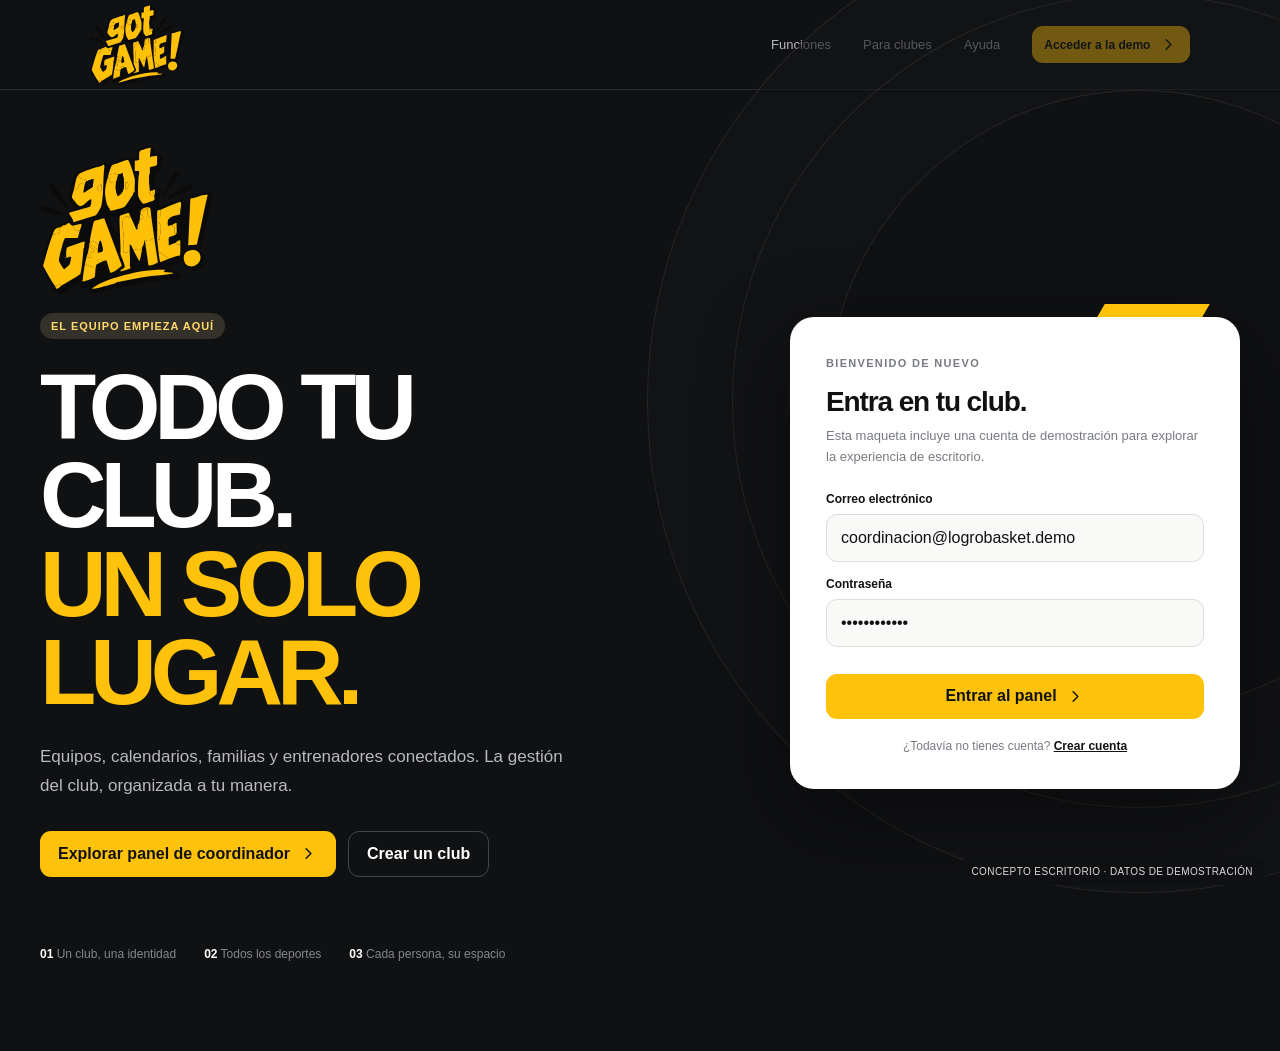
<file: escritorio/index.html>
<!doctype html>
<html lang="es"><head><meta charset="utf-8"><meta name="viewport" content="width=device-width,initial-scale=1"><title>got GAME! — Prototipo escritorio</title>
<style>
:root{--yellow:#ffc20a;--ink:#101113;--paper:#f4f3ef;--muted:#777b81;--line:#e6e5df;--blue:#175bc6;--shadow:0 14px 45px rgba(18,19,22,.07)}*{box-sizing:border-box}body{margin:0;background:var(--paper);color:var(--ink);font-family:Inter,-apple-system,BlinkMacSystemFont,'Segoe UI',sans-serif}button,input,select{font:inherit}button{cursor:pointer}button:focus-visible,a:focus-visible{outline:3px solid var(--blue);outline-offset:3px}svg{width:19px;height:19px;stroke:currentColor;fill:none;stroke-width:1.8;stroke-linecap:round;stroke-linejoin:round}.hide{display:none!important}.brand{font-family:Impact,'Arial Black',sans-serif;font-size:35px;letter-spacing:-1.6px;font-style:italic;font-weight:1000;transform:skew(-7deg);display:inline-block;line-height:1}.brand em{color:var(--yellow);font-style:inherit}.brand.small{font-size:29px}.pill{font-size:11px;letter-spacing:.09em;text-transform:uppercase;font-weight:850;border-radius:999px;padding:7px 11px;background:#fff2bb;color:#5b4700}.btn{border:0;border-radius:11px;background:var(--yellow);color:var(--ink);padding:13px 18px;font-weight:800;display:inline-flex;align-items:center;justify-content:center;gap:9px;transition:.2s}.btn:hover{filter:brightness(.96);transform:translateY(-1px)}.btn.outline{background:transparent;border:1px solid #d9d9d5}.btn.dark{background:var(--ink);color:#fff}.btn.sm{padding:9px 12px;font-size:12px}.muted{color:var(--muted)}.caps{font-size:11px;letter-spacing:.12em;text-transform:uppercase;font-weight:900}.top-landing{height:90px;display:flex;align-items:center;justify-content:space-between;padding:0 7%;background:#101113;color:white;border-bottom:1px solid #2b2c2f}.top-landing .links{display:flex;align-items:center;gap:32px;font-size:13px;color:#b7b8bc}.top-landing .links span{cursor:pointer}.landing{min-height:100vh;background:#101113;color:white;position:relative;overflow:hidden}.landing:before{content:'';position:absolute;right:-170px;top:90px;width:620px;height:620px;border:1px solid #333;border-radius:50%;box-shadow:0 0 0 95px #141517,0 0 0 96px #333,0 0 0 180px #141517,0 0 0 181px #333;opacity:.6;pointer-events:none}.landing-main{position:relative;max-width:1380px;margin:auto;display:grid;grid-template-columns:1.15fr .85fr;align-items:center;gap:55px;min-height:calc(100vh - 90px);padding:55px 40px 90px}.hero h1{font-size:clamp(64px,7.2vw,112px);line-height:.96;letter-spacing:-.065em;margin:25px 0}.hero h1 span{color:var(--yellow)}.hero p{color:#b9babd;line-height:1.7;font-size:17px;max-width:540px}.hero-actions{display:flex;gap:12px;margin-top:30px}.hero-foot{display:flex;gap:28px;color:#85878b;font-size:12px;margin-top:70px}.hero-foot b{color:#fff}.login-card{background:#fff;color:var(--ink);border-radius:24px;padding:36px;box-shadow:0 28px 90px #0007;max-width:450px;width:100%;justify-self:end;position:relative}.login-card:before{content:'';position:absolute;top:-13px;right:34px;background:var(--yellow);height:13px;width:105px;transform:skewX(-30deg)}.login-card h2{font-size:28px;letter-spacing:-.04em;margin:15px 0 8px}.login-card p{font-size:13px;line-height:1.6;color:var(--muted);margin:0 0 24px}.field{margin:15px 0}.field label{display:block;font-size:12px;font-weight:800;margin-bottom:8px}.field input{width:100%;border:1px solid #dddeda;background:#f9f9f7;border-radius:11px;padding:14px;color:var(--ink)}.login-card .btn{width:100%;margin-top:12px}.login-extra{text-align:center;font-size:12px;color:var(--muted);margin-top:20px}.login-extra a{color:var(--ink);font-weight:800}.preview-stamp{position:fixed;right:15px;bottom:15px;z-index:30;background:#101113;color:#fff;padding:8px 12px;border-radius:8px;font-size:10px;letter-spacing:.04em;opacity:.85;pointer-events:none}
/* desktop shell */
#app{min-height:100vh}.sidebar{width:248px;background:#111214;color:white;position:fixed;inset:0 auto 0 0;display:flex;flex-direction:column;padding:30px 17px;z-index:5}.sidebar .brand{margin:0 0 39px 14px}.clubbox{border:1px solid #36383c;border-radius:13px;padding:12px;display:flex;align-items:center;gap:12px;background:#1c1e20;margin-bottom:35px}.crest{height:45px;width:45px;border-radius:11px;flex:none;background:var(--blue);border:2px solid #fff;color:#fff;display:grid;place-items:center;font-family:Impact,sans-serif;font-size:17px;letter-spacing:-1px;transform:skew(-3deg)}.clubbox strong{display:block;font-size:13px}.clubbox small{display:block;font-size:11px;color:#9a9ca2;margin-top:4px}.side-label{font-size:10px;letter-spacing:.17em;color:#777b81;font-weight:900;margin:0 0 12px 14px}.nav-item{display:flex;align-items:center;gap:14px;border:0;color:#a9abb0;background:transparent;text-align:left;padding:13px 15px;width:100%;font-size:13px;font-weight:700;border-radius:11px;margin:2px 0;position:relative}.nav-item:hover{background:#222427;color:white}.nav-item.active{background:var(--yellow);color:#101113}.nav-item .counter{margin-left:auto;background:#303236;color:#fff;border-radius:99px;padding:3px 7px;font-size:10px}.nav-item.active .counter{background:#111;color:#fff}.sidebar-bottom{margin-top:auto;border-top:1px solid #303236;padding-top:15px}.profile{display:flex;align-items:center;gap:11px;padding:12px 9px}.avatar{height:36px;width:36px;border-radius:50%;display:grid;place-items:center;background:#dce5f7;color:#2350a0;font-size:12px;font-weight:900}.profile b{font-size:12px;display:block}.profile small{color:#8d8f95;font-size:11px}.main{margin-left:248px;min-height:100vh}.topbar{height:82px;border-bottom:1px solid var(--line);display:flex;align-items:center;justify-content:space-between;padding:0 44px;background:#fff}.crumb{font-size:12px;color:#85878b}.crumb strong{color:#111}.top-actions{display:flex;align-items:center;gap:13px}.circle-btn{width:39px;height:39px;display:grid;place-items:center;border:1px solid var(--line);background:white;border-radius:11px;position:relative}.dot{position:absolute;top:8px;right:8px;background:#e7493b;width:6px;height:6px;border-radius:50%}.content{max-width:1600px;margin:auto;padding:37px 44px 65px}.head-row{display:flex;justify-content:space-between;align-items:flex-start;gap:20px;margin-bottom:30px}.head-row h1{font-size:34px;letter-spacing:-.055em;margin:8px 0}.head-row p{font-size:13px;color:#777b81;margin:0}.head-actions{display:flex;align-items:center;gap:10px}.card{background:white;border:1px solid var(--line);border-radius:17px;box-shadow:var(--shadow)}.metrics{display:grid;grid-template-columns:repeat(4,minmax(0,1fr));gap:16px;margin-bottom:22px}.metric{padding:22px 22px 19px;min-height:145px}.metric-top{display:flex;align-items:center;justify-content:space-between;color:#797c82}.metric-icon{width:35px;height:35px;display:grid;place-items:center;border-radius:10px;background:#f4f4f1;color:#252525}.metric strong{display:block;font-size:34px;letter-spacing:-.05em;margin:14px 0 5px}.metric p{margin:0;font-size:12px;color:#777b81}.metric .trend{color:#1b8d58;font-weight:800;font-size:11px}.dashboard-grid{display:grid;grid-template-columns:minmax(0,1.72fr) minmax(300px,.9fr);gap:20px}.panel{padding:23px}.panel-title{display:flex;align-items:center;justify-content:space-between;gap:10px;margin-bottom:20px}.panel-title h2{font-size:17px;letter-spacing:-.035em;margin:0}.panel-title .sub{font-size:12px;color:#8b8c90;margin-top:5px}.linkbtn{border:0;background:none;font-size:12px;font-weight:800;display:flex;gap:5px;align-items:center;color:#3a3e45}.linkbtn svg{width:15px}.week-controls{display:flex;gap:8px;align-items:center}.week-controls button{border:1px solid var(--line);background:white;border-radius:8px;padding:7px;display:grid;place-items:center}.week-controls svg{width:14px;height:14px}.week-controls span{font-size:11px;font-weight:800;min-width:112px;text-align:center}.week{display:grid;grid-template-columns:repeat(7,minmax(0,1fr));gap:8px}.day{min-height:245px;background:#fafaf8;border:1px solid #f0efec;border-radius:11px;padding:10px 7px}.day.today{background:#fff8db;border-color:#ffdf67}.day-head{text-align:center;margin-bottom:12px}.day-head small{font-size:10px;color:#8d8f95;text-transform:uppercase;font-weight:800}.day-head b{display:block;font-size:18px;margin-top:3px}.event{border-radius:7px;padding:8px 6px;margin-bottom:7px;border-left:3px solid var(--blue);background:#eaf0ff;font-size:10px;line-height:1.3;cursor:pointer}.event b{display:block;font-size:10px;margin-bottom:3px}.event small{color:#666f80;font-size:9px}.event.yellow{background:#fff1c9;border-color:#f0a700}.event.pink{background:#fce8ec;border-color:#d74c7a}.event:hover{filter:brightness(.96)}.schedule-legend{display:flex;flex-wrap:wrap;gap:17px;margin-top:18px;font-size:11px;color:#777}.legend-dot{display:inline-block;width:9px;height:9px;border-radius:50%;background:var(--blue);margin-right:6px}.legend-dot.yellow{background:#eeb20a}.legend-dot.pink{background:#d74c7a}.activity{display:flex;gap:13px;padding:14px 0;border-bottom:1px solid #efefed}.activity:last-child{border:0}.activity-icon{height:36px;width:36px;flex:none;display:grid;place-items:center;border-radius:10px;background:#f4f5f7}.activity-icon svg{width:17px}.activity strong{display:block;font-size:12px}.activity p{font-size:11px;line-height:1.5;color:#777;margin:5px 0}.activity time{font-size:10px;color:#a3a5a8}.lower-grid{display:grid;grid-template-columns:1fr 1fr;gap:20px;margin-top:20px}.team-row{display:flex;align-items:center;gap:12px;padding:12px 0;border-bottom:1px solid #eee}.team-row:last-child{border:0}.team-logo{width:39px;height:39px;border-radius:10px;display:grid;place-items:center;background:#e8f0ff;color:#1858b9;font-weight:900;font-size:12px}.team-row strong{font-size:12px;display:block}.team-row small{font-size:11px;color:#8b8d91;display:block;margin-top:4px}.team-row .linkbtn{margin-left:auto}.notice{background:#101113;color:#fff;padding:20px;border-radius:13px;display:flex;align-items:center;justify-content:space-between;gap:10px}.notice strong{display:block;font-size:14px}.notice p{color:#aaaeb3;font-size:11px;margin:6px 0 0}.notice .btn{white-space:nowrap}.tag{font-size:10px;font-weight:800;padding:5px 8px;border-radius:6px;background:#f3f4f5;color:#53565c}.table-wrap{overflow:auto}.data-table{width:100%;border-collapse:collapse;min-width:680px}.data-table th{text-align:left;color:#8d8f94;text-transform:uppercase;font-size:10px;letter-spacing:.09em;border-bottom:1px solid #e8e8e6;padding:14px}.data-table td{font-size:12px;padding:15px 14px;border-bottom:1px solid #f1f1ef}.data-table tr:last-child td{border-bottom:0}.data-table tbody tr:hover{background:#fcfcfa}.team-pill{padding:5px 9px;background:#eaf0ff;color:#175bc6;font-size:10px;font-weight:800;border-radius:6px}.status{font-size:11px;font-weight:800;color:#198657}.status.wait{color:#c98c17}.tabs{display:flex;gap:8px;flex-wrap:wrap;margin-bottom:20px}.tab{border:1px solid #e4e4df;background:#fff;border-radius:9px;padding:10px 13px;font-size:12px;font-weight:750}.tab.active{background:#101113;color:white;border-color:#101113}.filters{display:flex;gap:10px;align-items:center;flex-wrap:wrap}.filters input,.filters select{background:white;border:1px solid #e2e2dd;border-radius:9px;padding:10px 12px;font-size:12px;min-width:190px}.section{display:none}.section.active{display:block}.roster-head{display:flex;align-items:center;gap:18px;margin-bottom:22px}.big-team{width:68px;height:68px;border-radius:16px;background:#eaf0ff;color:#1c58b5;display:grid;place-items:center;font-size:23px;font-weight:1000}.roster-head h2{margin:0 0 6px;font-size:22px}.roster-head p{margin:0;color:#888;font-size:12px}.player-photo{width:34px;height:34px;border-radius:50%;display:inline-grid;place-items:center;background:#e6eaf2;color:#45556d;font-size:11px;font-weight:800;margin-right:9px}.message-list{display:grid;grid-template-columns:320px 1fr;min-height:530px;overflow:hidden}.thread{padding:16px;border-bottom:1px solid #eee;cursor:pointer}.thread.active{background:#fff6d8;border-left:3px solid var(--yellow)}.thread b{font-size:12px}.thread p{font-size:11px;color:#85878b;margin:6px 0}.thread small{font-size:10px;color:#a4a6a9}.message-pane{border-left:1px solid #eee;padding:25px;display:flex;flex-direction:column}.bubble{background:#f5f5f2;padding:15px 17px;border-radius:12px;max-width:80%;font-size:13px;line-height:1.6}.bubble.mine{align-self:flex-end;background:#fff0bb}.compose{margin-top:auto;display:flex;gap:9px}.compose input{flex:1;border:1px solid #ddd;border-radius:9px;padding:12px}.settings-cards{display:grid;grid-template-columns:repeat(3,1fr);gap:16px}.settings-card{padding:24px;cursor:pointer}.settings-card:hover{border-color:#aaa}.settings-card svg{color:#555}.settings-card h3{font-size:15px;margin:18px 0 7px}.settings-card p{font-size:12px;line-height:1.6;color:#888;margin:0}.toast{position:fixed;right:26px;bottom:25px;z-index:50;background:#111;color:#fff;border-radius:11px;padding:14px 20px;font-size:12px;box-shadow:0 10px 30px #0003;transform:translateY(90px);opacity:0;transition:.3s;pointer-events:none}.toast.show{opacity:1;transform:translateY(0)}.modal-back{position:fixed;inset:0;background:#0009;z-index:20;display:none;align-items:center;justify-content:center;padding:20px}.modal-back.open{display:flex}.modal{background:#fff;padding:30px;border-radius:18px;width:min(470px,100%)}.modal h2{margin-top:0}.modal p{color:#777;font-size:13px;line-height:1.6}.modal input,.modal select{width:100%;border:1px solid #ddd;border-radius:9px;padding:11px;margin:8px 0}.modal-actions{display:flex;gap:10px;justify-content:flex-end;margin-top:20px}@media(max-width:1250px){.dashboard-grid{grid-template-columns:1fr}.lower-grid{grid-template-columns:1fr}.metrics{grid-template-columns:repeat(2,1fr)}}@media(max-width:950px){.sidebar{width:75px;padding:25px 10px}.sidebar .brand{font-size:17px;margin:0 0 30px 5px}.sidebar .brand em{display:block}.clubbox{padding:6px;justify-content:center}.clubbox>div:last-child,.side-label,.nav-item span,.nav-item .counter,.profile>div:last-child{display:none}.nav-item{justify-content:center;padding:13px}.main{margin-left:75px}.topbar{padding:0 20px}.content{padding:25px 20px}.landing-main{grid-template-columns:1fr;gap:40px}.login-card{justify-self:start}.hero-foot{margin-top:30px}.landing-main{padding:60px 30px}.hero h1{font-size:70px}}@media(max-width:650px){.sidebar{display:none}.main{margin-left:0}.metrics{grid-template-columns:1fr 1fr}.metric{padding:14px;min-height:125px}.metric strong{font-size:26px}.head-row{display:block}.head-actions{margin-top:18px}.week{overflow:auto;grid-template-columns:repeat(7,100px)}.message-list{grid-template-columns:1fr}.message-pane{display:none}.settings-cards{grid-template-columns:1fr}.top-landing .links{gap:10px}.top-landing .links span{display:none}.hero h1{font-size:55px}.hero-actions{flex-wrap:wrap}.login-card{padding:25px}.landing-main{padding:35px 20px}.preview-stamp{font-size:9px}}
.brand-visual{display:flex;align-items:center;min-height:58px}.brand-assets{display:flex;align-items:center;gap:10px}.brand-gg{width:43px;height:43px;object-fit:contain}.brand-wordmark{width:112px;height:65px;object-fit:contain;object-position:left center}.top-landing .brand-visual{height:65px}.sidebar .brand-visual{margin:0 0 29px 10px}.sidebar .brand-gg{width:37px;height:37px}.sidebar .brand-wordmark{width:108px;height:61px}.hero-original-logo{margin:0 0 18px}.hero-original-logo .brand-gg{width:65px;height:65px}.hero-original-logo .brand-wordmark{width:166px;height:135px}.hero-original-logo .brand-assets{gap:18px}@media(max-width:700px){.hero-original-logo .brand-gg{width:45px;height:45px}.hero-original-logo .brand-wordmark{width:120px;height:100px}} .gg-net-card{display:flex;align-items:center;justify-content:space-between;gap:14px;padding:17px 0;border-bottom:1px solid #e9e9e9}.gg-net-card h3{margin:0 0 5px}.gg-net-card p{margin:0;font-size:13px;color:#777}.gg-net-card button{white-space:nowrap}.gg-club-photo{width:100%;height:100%;object-fit:contain;border-radius:9px}.brand-visual .brand-wordmark{width:122px;height:82px}.hero-original-logo .brand-wordmark{width:175px;height:150px}.gg-desktop-filters{display:flex;gap:12px;margin:12px 0}.gg-desktop-filters input,.gg-desktop-filters select{padding:13px;border:1px solid #ddd;border-radius:12px;background:#fff;min-width:0}.gg-desktop-filters input{flex:1}.gg-desktop-filters select{min-width:185px}@media(max-width:650px){.gg-desktop-filters{flex-direction:column}}</style></head><body>
<svg style="display:none" xmlns="http://www.w3.org/2000/svg"><symbol id="i-home" viewBox="0 0 24 24"><path d="m3 10 9-7 9 7v10H3z"/><path d="M9 20v-7h6v7"/></symbol><symbol id="i-users" viewBox="0 0 24 24"><circle cx="9" cy="8" r="3"/><path d="M3 20v-2a6 6 0 0 1 12 0v2M17 5a3 3 0 0 1 0 6m1 4a5 5 0 0 1 3 5"/></symbol><symbol id="i-cal" viewBox="0 0 24 24"><rect x="3" y="5" width="18" height="16" rx="2"/><path d="M7 3v4M17 3v4M3 10h18"/></symbol><symbol id="i-msg" viewBox="0 0 24 24"><path d="M4 4h16v13H8l-4 4z"/><path d="M8 9h8M8 13h5"/></symbol><symbol id="i-building" viewBox="0 0 24 24"><path d="M4 21V4l8-2 8 2v17zM2 21h20M9 7h1m4 0h1M9 11h1m4 0h1M9 15h1m4 0h1"/></symbol><symbol id="i-settings" viewBox="0 0 24 24"><circle cx="12" cy="12" r="3"/><path d="M10 2h4l1 3 3 1 3-1 2 4-2 2v3l2 2-2 4-3-1-3 1-1 3h-4l-1-3-3-1-3 1-2-4 2-2v-3L1 9l2-4 3 1 3-1z"/></symbol><symbol id="i-bell" viewBox="0 0 24 24"><path d="M18 8a6 6 0 0 0-12 0c0 7-3 8-3 9h18c0-1-3-2-3-9M10 21h4"/></symbol><symbol id="i-chevron" viewBox="0 0 24 24"><path d="m9 18 6-6-6-6"/></symbol><symbol id="i-plus" viewBox="0 0 24 24"><path d="M12 5v14M5 12h14"/></symbol><symbol id="i-clock" viewBox="0 0 24 24"><circle cx="12" cy="12" r="9"/><path d="M12 7v5l4 2"/></symbol><symbol id="i-check" viewBox="0 0 24 24"><path d="m4 12 5 5L20 6"/></symbol><symbol id="i-filter" viewBox="0 0 24 24"><path d="M3 5h18l-7 8v6l-4 2v-8z"/></symbol><symbol id="i-logout" viewBox="0 0 24 24"><path d="M10 3H4v18h6M14 7l5 5-5 5M8 12h11"/></symbol><symbol id="i-info" viewBox="0 0 24 24"><circle cx="12" cy="12" r="9"/><path d="M12 11v6M12 7h.01"/></symbol><symbol id="i-search" viewBox="0 0 24 24"><circle cx="10" cy="10" r="7"/><path d="m15 15 6 6"/></symbol></svg>
<div class="preview-stamp">CONCEPTO ESCRITORIO · DATOS DE DEMOSTRACIÓN</div>
<div id="landing" class="landing"><header class="top-landing"><div class="brand-visual"><span class="brand-assets"><img class="brand-wordmark" alt="got GAME!" src="data:image/svg+xml;charset=utf-8,%3Csvg%20xmlns%3D%22http%3A%2F%2Fwww.w3.org%2F2000%2Fsvg%22%20viewBox%3D%220%200%20239.048%20207.724%22%3E%3Cdefs%3E%3Cstyle%3E.cls-1%7Bfill%3A%23FFC107%3B%7D.cls-2%7Bfill%3A%230B0B0B%3B%7D.cls-3%7Bfill%3A%23FFC107%3B%7D.cls-4%7Bfill%3A%230B0B0B%3B%7D.cls-5%7Bfill%3A%230B0B0B%3B%7D.cls-6%7Bfill%3A%230B0B0B%3B%7D%3C%2Fstyle%3E%3C%2Fdefs%3E%3Cpath%20class%3D%22cls-4%22%20d%3D%22M77.981%2C27.939c2.096-.599%2C12.078-4.26%2C13.396-4.086.628.083%2C1.816%2C4.03%2C4.127%2C3.839.331-.027%2C3.701-2.954%2C5.477-3.753-.178.847.259%2C2.413%2C0%2C3-.243.55-1.728%2C1.092-2.279%2C2.29-1.523%2C3.311-2.546%2C7.261-3.721%2C10.71-.518%2C1.52-.625%2C2.763-1%2C4-4.484%2C14.804-5.557%2C21.514-1.774%2C37.274.838%2C3.492%2C4.149%2C6.026%2C4.897%2C9.606%2C1.144.734%2C17.92-4.174%2C19.827-5.428%2C2.254-1.481%2C9.79-14.1%2C12.049-17.451l2.996-.007c.426-1.164-.981-1.883-.996-1.993-.782-5.788.578-13.018%2C0-19h5c-.21%2C6.167-.961%2C19.027.045%2C24.455.349%2C1.883%2C5.314%2C10.18%2C7.003%2C10.137%2C1.166-.029%2C12.313-3.835%2C13.952-4.592.499-.23.695-.593%2C1-1%2C1.039-1.386.121-2.52%2C0-4%2C2.53-.88%2C2.693%2C3.528%2C2.737%2C4.76.144%2C4.076-3.162%2C7.774%2C4.263%2C7.24%2C0%2C.667%2C0%2C1.333%2C0%2C2v4c-.856.42-2.261-.238-2.849%2C1.635-.416%2C3.111-.047%2C6.254-.151%2C9.365-.066%2C1.994.029%2C4.003%2C0%2C6-.019%2C1.333.005%2C2.667%2C0%2C4-.011%2C2.654-.092%2C5.35%2C0%2C8%2C.126%2C3.643-.217%2C7.367%2C0%2C11%2C.332%2C5.561%2C1.377%2C13.186%2C2%2C19%2C.461%2C4.304%2C1.143%2C8.757%2C2.011%2C13.003.927.657%2C12.044-4.322%2C13.989-5.003%2C4.51-1.58%2C9.25-2.951%2C13.898-4.099.097-4.939.256-9.961.102-14.901-.062-1.991.052-4.006-.005-5.995-2.498-.345-4.262%2C2.13-5.995%2C2.995-1.187.593-9.567%2C4.476-9.994%2C3.996.456-2.437-.95-9.899.612-11.101%2C1.879-1.446%2C7.634-2.151%2C9.382-3.895%2C2.346-2.34.352-12.187.994-15.996-2.727-.411-5.225%2C2.317-6.994%2C2.996-.957.367-4.618%2C1.381-4.995.996-2.918-13.469%2C7.031-13.088%2C16.899-16.089-.59-5.107%2C1.864-10.535%2C1.18-15.484-.314-2.272-1.913-1.194-2.084-1.423-.249-.333.172-2.235%2C0-3%2C3.761-.758%2C4.435-2.973%2C6%2C2%2C.677%2C2.152-1.647%2C3.571%2C3%2C3%2C.285%2C1.206%2C1.006%2C2.918%2C1%2C4-.005.945-3.133%2C5.419.49%2C5.005%2C1.018-.193.408-3.734.51-5.005.274-3.423.362-7.683%2C1-11%2C.999-.015%2C2.001.022%2C3%2C0l-3.003%2C65.005c1.683-.229%2C11.524-.637%2C11.956-1.054.182-.176.732-3.687%2C1.047-4.951%2C3.321-.991%2C2.679%2C2.991%2C6%2C2-.875%2C3.564.73%2C8.839-3.997%2C10.496%2C15.423%2C10.947%2C3.073%2C33.75-15.003%2C27.504l.996-3.994-4.996.994c-1.858-1.822-4.634-6.321-4.987-6.545-2.969-1.886-17.599%2C5.494-22.015%2C5.556l4.712%2C4.974c1.718.314%2C3.61-.212%2C5.29.016v3l-13-1.01%2C1.999-2.98c-11.382-.19-22.946.531-34.209%2C2.28-7.385%2C1.147-15.945%2C3.312-22.005%2C4.952-15.164%2C4.102-31.967%2C9.321-44.78%2C18.263-.145.787.874.56%2C1.501.514%2C6.785-.492%2C23.842-5.939%2C31.494-8.019.437-.119.805-.585%2C1-1%2C14.121-2.751%2C28.396-5.794%2C42.643-7.857%2C11.676-1.691%2C23.897-1.655%2C35.357-4.143%2C1.606-.349%2C3.379.322%2C4-2%2C2.68.856%2C6.251-.483%2C7.481%2C4.05%2C1.973%2C7.266-13.909%2C5.365-18.975%2C5.957-34.304%2C4.003-67.787%2C11.017-101.059%2C20.041-4.511.128-10.302-6.094-5.447-10.037-3.977-.671-9.038%2C4.105-12.378%2C2.899-2.184-.789-1.473-7.343-4.934-6.772-2.03.335-15.353%2C10.086-19.017%2C12.03-2.258%2C1.198-4.134%2C2.232-6.671%2C2.834.613-2.972-2.555-3.133-2%2C0-1.844-.726-3.701-2.122-4.959-3.767-7.079-9.26-11.761-23.166-19.293-32.544-.654-.932-.617-1.841-.544-2.916.318-4.706%2C4.5-16.661%2C6.083-21.985%2C1.764-5.93%2C7.495-25.745%2C10.275-29.725%2C2.73-3.908%2C18.431-8.869%2C23.403-11.117l-3.929-12.898%2C12.963-4.06c-1.097-.996-1.503-3.328-1.998-3.988l4-2c7.503%2C7.438%2C12.119-3.723%2C19.505-6.995%2C1.219%2C1.857-.117%2C9.476-1.491%2C10.509l-29.011%2C8.497c-.944%2C1.271%2C7.056%2C10.057%2C6.009%2C12.986l30.279-9.207c2.535-1.351%2C8.032-11.298%2C8.649-14.351%2C3.338-16.504%2C1.724-37.009%2C4.065-53.948-1.065-4.077-1.976-1.403-4.466-.456-2.141.815-4.375%2C1.286-6.539%2C1.964v-3ZM138.981%2C92.939c-.21.184.179%2C1.477%2C0%2C2-1.207%2C3.524-.442%2C5.467-1%2C8-.288%2C1.309-.696%2C2.643-1%2C4-.503%2C2.249-3.266%2C5.418-2%2C9-.315.139-.731%2C1.457-1.988%2C1.001-2.771-6.739-5.682-13.523-9.012-20.001-.532-1.036.118-3.01-2.296-2.852-.585.038-10.63%2C3.404-11.11%2C3.739-2.181%2C1.521%2C1.73%2C46.286.469%2C52.551.869%2C4.33%2C6.346%2C14.237%2C5.982%2C18.062-.348%2C3.656-6.388%2C2.871-6.038%2C6.495%2C2.551-.526%2C13.38-2.627%2C13.923-4.619.342-1.256-.902-2.859-.825-3.982.49-7.178.153-11.343-.103-18.393-.132-3.648.087-7.349.01-11%2C2.609%2C1.648%2C3.609%2C5.354%2C4.99%2C8%2C2.79%2C5.344%2C5.143%2C10.984%2C8.5%2C16.01.819-.03%2C3.043-14.145%2C3.5-16.01.208-.846-.195-2.124%2C0-3%2C.025-.112.862-.47%2C1-1%2C.081-.313-.086-.691%2C0-1%2C.059-.211.847-.557%2C1-1%2C.671-1.937.958-6.607%2C2-7l5.005%2C34.998c.574.624%2C12.371-2.779%2C12.919-4.623-1.552-11.119-3.396-22.264-4.924-33.375-1.328-9.657-2.622-19.351-4-29-.469-3.282-.559-6.775-1-10-.198-1.452.344-1.727-1-3-2.393-2.266-13.716.752-13%2C6ZM106.981%2C99.939c-2.117-.126-4.375.303-6.473-.029-1.903-.301-4.224-3.801-4.57.532-.13%2C1.623%2C5.032%2C12.379%2C6.182%2C14.858%2C1.271%2C2.742%2C2.608%2C6.746%2C4.862%2C8.638v-24ZM68.981%2C132.939c-.016.636-.088%2C1.398%2C0%2C2-1.795.849-.702%2C3.568-1%2C5-.688%2C3.314-1.302%2C6.708-2%2C10-.075.352-.813%2C1.099-1%2C2-.279%2C1.343-.733%2C2.654-1%2C4-.596%2C3-1.448%2C6.046-2%2C9-1.32%2C7.072-2.494%2C14.81-3%2C22-.005.071-1.056-.25-1%2C1%2C.067%2C1.487%2C1.218%2C1.01%2C2.294.81%2C1.806-.336%2C14.764-5.027%2C15.251-5.765%2C1.058-4.23.603-9.934%2C1.455-14.045%2C1.122-5.411%2C2.248-4.196%2C6-6%2C.985-.474%2C3.549-1.837%2C4-2%2C.994-.359%2C4.333-1.394%2C4.946-.965l5.067%2C16.962c1.473%2C1.309%2C15.821-8.123%2C15.937-10.447l-24.008-64.492c-.757-.658-13.364%2C2.721-14.418%2C3.966-.889%2C1.051-5.458%2C24.39-5.524%2C26.976ZM34.981%2C110.939c-1.886-.04-3.917.285-5%2C2-.316.069-.676-.056-1%2C0-.457.078-.853.55-1%2C1-.284-.043-.717-.045-1%2C0-7.291%2C1.167-7.807%2C5.365-10%2C11-5.252%2C13.496-8.906%2C28.503-12.983%2C42.443%2C5.333%2C9.441%2C10.389%2C19.969%2C16.983%2C28.557.54.703-.168%2C3.073%2C2.468%2C3.035%2C2.371-.034%2C4.227-3.26%2C5.532-4.035%2C8.901-5.291%2C18.236-10.144%2C26.701-16.296%2C2.674-11.369%2C3.117-23.198%2C4.299-34.704.011-.111.84-.226%2C1-2%2C.224-2.481-.075-4.214.543-6.98.269-1.207%2C1.172-1.236-1.058-1.048-1.798.152-21.939%2C7.132-22.839%2C7.938-2.221%2C1.991-1.522%2C10.259-1.645%2C13.09-.006.138-1.299.632-1.021%2C1.47l.529.526c.494-.266.438-.983.492-.996.315-.076.689.082%2C1%2C0%2C.934-.245%2C2.511.446%2C3-1%2C.77.22%2C2.079-.181%2C3.001.004.35.385-1.698%2C9.477-2.034%2C10.212-.21.46-7.039%2C6.633-7.532%2C6.743-1.568.35-7.189-9.996-7.43-11.535-.5-3.185%2C3.156-15.745%2C4.28-19.64s1.909-8.607%2C4.215-11.785h17.5c1.042-3.644%2C2.008-7.343%2C3-11%2C.784-2.893%2C2.743-5.556%2C1.994-8.995l-11.994%2C2.995c-.451-.467-3.832-1.563-4.593-3.928-2.268-.059-3.864%2C2.125-5.407%2C2.928ZM201.289%2C149.253c-4%2C3.617-2.924%2C13.236%2C1.328%2C16.549%2C8.213%2C6.397%2C20.531-1.198%2C19.339-11.266-1.241-10.483-14.013-11.299-20.667-5.282ZM222.975%2C163.944c-1.091-1.091-3.08.899-1.989%2C1.989s3.08-.899%2C1.989-1.989ZM172.976%2C169.949c-1.404-.719-2.668.633-1.99.98%2C1.404.719%2C2.668-.633%2C1.99-.98Z%22%2F%3E%3Cpath%20class%3D%22cls-6%22%20d%3D%22M204.981%2C73.939c.129-.671-.045-1.416.462-2.004.995-1.263%2C28.773-8.7%2C30.967-8.068.874.252.39%2C1.773.946%2C2.656.28.444%2C1.486.5%2C1.623%2C1.137.5%2C2.329-1.848%2C11.21-2.487%2C14.29-3.682%2C17.725-8.198%2C35.417-12.511%2C52.989-3.321.991-2.679-2.991-6-2%2C5.265-21.123%2C8.723-42.855%2C14-63.99-8.572-.604-15.563%2C4.805-24%2C4.99-.999.022-2.001-.015-3%2C0Z%22%2F%3E%3Cpath%20class%3D%22cls-6%22%20d%3D%22M100.981%2C23.939c3.322-1.494%2C15.845-6.504%2C18.669-6.765%2C2.63-.243%2C5.56%2C3.362%2C6.838%2C3.422.77.036%2C2.115-1.13%2C3.229-1.429%2C1.22-.327%2C4.108-.084%2C4.263-.23.678-.637-.832-11.341.14-12.858.612-.956%2C20.779-6.9%2C21.726-5.983%2C2.046%2C4.502%2C4.359%2C5.649%2C3.145%2C11.842%2C3.942-1.163%2C6.734-2.199%2C6.99%2C3.001-.156.027-2.865.917-3%2C1l-.012-1.998c-.809-.257-.857.966-.988.998-3.075.743-6.953.373-9.99%2C2l.985-12.997c-.531-.558-14.263%2C3.65-14.765%2C4.234-2.077%2C2.419-.637%2C11.855-1.337%2C12.658-.544.624-5.893.806-5.893%2C1.105v14l6.005-.004c.519%2C3.778-.879%2C7.309-1.005%2C11.004h-5c-.343-3.553-7.095-24.607-9.182-25.826-2.934-1.714-16.539%2C6.063-20.818%2C5.826.259-.587-.178-2.153%2C0-3Z%22%2F%3E%3Cpath%20class%3D%22cls-6%22%20d%3D%22M77.981%2C27.939v3c-5.502%2C1.724-21.382%2C6.432-25%2C10-3.393%2C3.347-4.891%2C15.04-6%2C20-.662%2C2.959-3.575%2C9.59-2.853%2C12.279.144.536%2C6.152%2C8.025%2C6.853%2C8.721l-4%2C2c-.849-1.132-5.328-4.504-5.924-5.78-3.759-8.047%2C6.038-30.922%2C8.165-39.971%2C9.548-4.679%2C18.658-7.36%2C28.759-10.249Z%22%2F%3E%3Cpath%20class%3D%22cls-4%22%20d%3D%22M164.981%2C34.939c-1.582.668-3.966%2C2.513-6%2C3-1.367.327-3.469-.24-4.997.007.205%2C1.869%2C1.104%2C3.544%2C1.092%2C5.484-.025%2C3.99-4.021%2C8.708%2C2.905%2C7.509-.04%2C2.328.022%2C4.678-.005%2C7.005%2C8.304-1.66%2C8.286%2C5.376%2C8.005%2C11.995-5.54-.209-6.865-5.468-6.01-9.995-1.787-.423-.674%2C1.732-.99%2C1.995-.262.218-2.183-.138-3%2C0-.473.08-.882.521-1%2C1-.31.079-.712-.107-1%2C0l-1%2C1c-.311.078-.678-.058-1%2C0v-1c-.2-2.624-.945-4.832-1-8%2C1.957-4.518.845-10.86%2C1-16%2C.055-1.835-.435-6.943.141-7.862%2C1.124-1.794%2C9.598-.597%2C9.859-5.138.05.424%2C1.169%2C1.878%2C1.403%2C3.148.441%2C2.395-1.193%2C5.034%2C1.597%2C5.852Z%22%2F%3E%3Cpath%20class%3D%22cls-5%22%20d%3D%22M37.976%2C85.934c-1.615%2C1.61-5.999-3.434-7.02-4.47-2.688-2.728-17.626-20.801-17.972-23.097-.496-3.286.936-5.3%2C4.314-4.282%2C1.623.489%2C17.609%2C24.431%2C19.324%2C27.713.475.908%2C2.214%2C3.278%2C1.355%2C4.136Z%22%2F%3E%3Cpath%20class%3D%22cls-5%22%20d%3D%22M206.722%2C54.118c3.695-.619%2C5.509%2C1.362%2C3.778%2C4.834-1.661%2C3.331-26.176%2C12.444-30.476%2C16.554l-3.039-1.082c-.283-1.364%2C2.046-3.167%2C3.059-3.921%2C2.672-1.989%2C25.134-16.126%2C26.678-16.384Z%22%2F%3E%3Cpath%20class%3D%22cls-5%22%20d%3D%22M192.911%2C36.018c.54%2C1.998-.274%2C3.541-1.088%2C5.268-2.643%2C5.608-12.988%2C19.345-17.231%2C24.763-.784%2C1.001-1.328%2C3.191-3.096%2C2.884-2.274-.395-.756-2.315-.341-3.309%2C4.165-9.995%2C11.128-19.119%2C15.776-28.963%2C1.548-2.052%2C3.911-1.464%2C5.981-.643Z%22%2F%3E%3Cpath%20class%3D%22cls-5%22%20d%3D%22M30.942%2C93.989c.829%2C1.26-.184%2C3.764-2.239%2C3.783-1.737.016-22.981-5.762-25.281-6.774-5.801-2.553-3.566-7.573%2C1.787-6.886%2C2.27.291%2C24.976%2C8.726%2C25.733%2C9.877Z%22%2F%3E%3Cpath%20class%3D%22cls-6%22%20d%3D%22M192.981%2C75.939c.172.765-.249%2C2.667%2C0%2C3-9.07%2C3.554-18.122%2C6.959-27%2C11-.279.127-.734-.131-1%2C0v-4c9.454-2.809%2C18.26-8.036%2C28-10Z%22%2F%3E%3Cpath%20class%3D%22cls-6%22%20d%3D%22M158.981%2C61.939c.316-.263-.797-2.418.99-1.995-.854%2C4.527.47%2C9.786%2C6.01%2C9.995-.109%2C2.558-.849%2C5.108-1%2C8-2.974-1.09-3.228%2C4.915%2C0%2C4-.013.666%2C0%2C1.334%2C0%2C2-7.426.534-4.119-3.164-4.263-7.24-.044-1.232-.206-5.64-2.737-4.76-.027-.33.046-.676%2C0-1-.091-.637.119-1.398%2C0-2%2C1.897-1.417.764-4.811%2C1-7Z%22%2F%3E%3Cpath%20class%3D%22cls-6%22%20d%3D%22M161.981%2C19.939l4.006-.008c.139%2C2.527-1.024%2C4.635%2C1.994%2C4.008-.174%2C3.63.209%2C7.323-.075%2C10.953-.858.363-2.348-.197-2.925.047-2.79-.818-1.156-3.457-1.597-5.852-.234-1.271-1.353-2.724-1.403-3.148-.077-.651.068-1.346%2C0-2%2C2.972.613%2C3.133-2.555%2C0-2-.039-.66%2C0-1.337%2C0-2Z%22%2F%3E%3Cpath%20class%3D%22cls-6%22%20d%3D%22M158.981%2C37.939c-.08%2C4.445-.922%2C8.495-1%2C13-6.925%2C1.198-2.93-3.519-2.905-7.509.012-1.94-.887-3.615-1.092-5.484%2C1.527-.247%2C3.63.32%2C4.997-.007Z%22%2F%3E%3Cpath%20class%3D%22cls-4%22%20d%3D%22M165.981%2C14.939c.742-.129%2C2.806-.387%2C3.055.53.401%2C2.919-.92%2C5.663-1.055%2C8.47-3.018.627-1.856-1.482-1.994-4.008l-4.006.008v-2c.677-.334.879-1.926%2C1-2%2C.135-.083%2C2.844-.973%2C3-1Z%22%2F%3E%3Cpath%20class%3D%22cls-6%22%20d%3D%22M200.981%2C169.939l4.996-.994-.996%2C3.994c-3.181-1.099-2.214-1.249-4-3Z%22%2F%3E%3Cpath%20class%3D%22cls-6%22%20d%3D%22M187.981%2C175.939c-.621%2C2.322-2.394%2C1.651-4%2C2v-4c3.552.481%2C3.597%2C1.871%2C4%2C2ZM185.481%2C175.939v1c.649-.333.649-.667%2C0-1Z%22%2F%3E%3Cpath%20class%3D%22cls-5%22%20d%3D%22M203.981%2C84.939c-.102%2C1.271.508%2C4.812-.51%2C5.005-3.623.414-.495-4.06-.49-5.005h1Z%22%2F%3E%3Cpath%20class%3D%22cls-6%22%20d%3D%22M198.981%2C77.939c4.368-.608%2C2.473.774%2C3%2C3-4.647.571-2.323-.848-3-3Z%22%2F%3E%3Cpath%20class%3D%22cls-4%22%20d%3D%22M164.981%2C77.939c-.069%2C1.325.027%2C2.671%2C0%2C4-3.228.915-2.974-5.09%2C0-4Z%22%2F%3E%3Cpath%20class%3D%22cls-6%22%20d%3D%22M24.981%2C206.939c-.555-3.133%2C2.613-2.972%2C2%2C0-.195.046-.404.834-1.222.782-.375-.024-.524-.682-.778-.782Z%22%2F%3E%3Cpath%20class%3D%22cls-1%22%20d%3D%22M44.981%2C111.939c3.061%2C3.172%2C3.083%2C8.793%2C10%2C6-.992%2C3.657-1.958%2C7.356-3%2C11h-17.5c-2.306%2C3.178-3.088%2C7.88-4.215%2C11.785s-4.78%2C16.455-4.28%2C19.64c.241%2C1.539%2C5.863%2C11.885%2C7.43%2C11.535.493-.11%2C7.322-6.284%2C7.532-6.743.336-.736%2C2.385-9.827%2C2.034-10.212-.922-.186-2.231.216-3.001-.004-1.669-.477-3.368-2.745-3%2C1-.311.082-.685-.076-1%2C0v-1c.124-2.831-.575-11.099%2C1.645-13.09.9-.807%2C21.041-7.787%2C22.839-7.938%2C2.23-.188%2C1.328-.158%2C1.058%2C1.048-.618%2C2.766-.319%2C4.499-.543%2C6.98l-1%2C2c-1.183%2C11.506-1.626%2C23.334-4.299%2C34.704-8.465%2C6.152-17.799%2C11.005-26.701%2C16.296.818-4.183-6.034-1.265-8%2C1-6.594-8.589-11.65-19.116-16.983-28.557%2C4.077-13.94%2C7.731-28.947%2C12.983-42.443%2C2.56-1.196%2C8.975-1.558%2C10.562-3.972%2C1.186-1.804-3.361-4.492-.562-7.028.283-.045.716-.043%2C1%2C0%2C.168.026.208%2C1.26.988.998l.012-1.998c.324-.056.684.069%2C1%2C0%2C3.109-.679%2C2.644-.773%2C5-2%2C1.543-.804%2C3.139-2.987%2C5.407-2.928.76%2C2.366%2C4.142%2C3.462%2C4.593%2C3.928Z%22%2F%3E%3Cpath%20class%3D%22cls-3%22%20d%3D%22M77.981%2C30.939c2.164-.678%2C4.399-1.149%2C6.539-1.964%2C2.49-.948%2C3.402-3.622%2C4.466.456-2.342%2C16.939-.727%2C37.444-4.065%2C53.948-.618%2C3.053-6.115%2C13-8.649%2C14.351l-30.279%2C9.207c1.047-2.929-6.953-11.715-6.009-12.986l29.011-8.497c1.374-1.033%2C2.71-8.652%2C1.491-10.509-7.386%2C3.272-12.002%2C14.433-19.505%2C6.995-.701-.695-6.71-8.185-6.853-8.721-.722-2.689%2C2.192-9.32%2C2.853-12.279%2C6.827.955%2C4.756-1.548%2C6.543-4.957%2C1.527-2.914%2C5.898-2.518%2C8.457-1.043-.969%2C3.2-1.624%2C7.615-1.995%2C10.995.589.667%2C12.008-7.17%2C12.491-7.998%2C1.082-1.851.763-8.361%2C1.497-10.993-.319-.35-8.147%2C2.499-8.994%2C2.996-3.439-5.15-13.092-.518-12-9%2C3.618-3.568%2C19.498-8.276%2C25-10ZM84.976%2C54.936c-1.836-1.794-11.481%2C6.955-1.504%2C9.022%2C3.003.622.93-7.161%2C1.504-9.022Z%22%2F%3E%3Cpath%20class%3D%22cls-1%22%20d%3D%22M68.981%2C132.939c.066-2.585%2C4.635-25.924%2C5.524-26.976%2C1.053-1.246%2C13.66-4.624%2C14.418-3.966l24.008%2C64.492c-.115%2C2.325-14.463%2C11.757-15.937%2C10.447l-5.067-16.962c-.612-.429-3.952.606-4.946.965-1.369-6.999-12.301-.797-4%2C2-3.752%2C1.804-4.878.589-6%2C6-5.311.469-10.359-1.725-15-4%2C.552-2.954%2C1.404-6%2C2-9%2C7.899%2C1.386%2C8.753-3.571%2C1-4%2C.187-.901.925-1.648%2C1-2%2C3.356.278%2C6.619-1.275%2C9-3.515-.021-4.435-7.028-2.774-7-6.485.298-1.432-.795-4.151%2C1-5%2C.818%2C5.574%2C7.361%2C6.419%2C11%2C10-.149.929.123%2C2.044%2C0%2C3-.011.087-.968.192-.983.492l.983.508c2.412-.222%2C6.806-.591%2C7.037-3.486.063-.796-2.604-12.048-3.046-12.516-2.221-2.349-2.825%2C5.169-2.99%2C6.002-2.881-3.661-7.167-5.79-12-6Z%22%2F%3E%3Cpath%20class%3D%22cls-3%22%20d%3D%22M100.981%2C26.939c4.279.237%2C17.884-7.54%2C20.818-5.826%2C2.087%2C1.219%2C8.839%2C22.274%2C9.182%2C25.826.578%2C5.982-.782%2C13.212%2C0%2C19-2.844-.669-1.662%2C1.498-2%2C2-2.259%2C3.351-9.795%2C15.97-12.049%2C17.451-1.908%2C1.254-18.683%2C6.162-19.827%2C5.428-.748-3.579-4.059-6.114-4.897-9.606-3.783-15.759-2.711-22.47%2C1.774-37.274.996%2C1.548%2C2.074%2C6.901%2C2.943%2C7.597%2C1.385%2C1.11%2C5.955-1.999%2C8.057%2C1.403-.994%2C5.872-.382%2C12.595%2C2.522%2C18.002%2C11.971-5.431%2C8.827-21.349%2C6.465-32.003-1.858.641-3.984%2C1.983-5.987%2C2.001-1.223.011-2.965-1.002-4.507-1.023-3.12-.042-6.028%2C1.295-8.493.023%2C1.175-3.45%2C2.198-7.399%2C3.721-10.71.551-1.198%2C2.036-1.739%2C2.279-2.29ZM120.955%2C51.945c-.288-.233-2.148.124-2.97-.012v9.001c5.499%2C2.257%2C3.932-8.213%2C2.97-8.99Z%22%2F%3E%3Cpath%20class%3D%22cls-1%22%20d%3D%22M138.981%2C92.939c.405-.354%2C2.811%2C1.159%2C2.004-3.006%2C3.646%2C3.338%2C5.805-4.116%2C7.99-1.989.585.57-3.724%2C11.891%2C5.005%2C11.995%2C1.378%2C9.649%2C2.672%2C19.343%2C4%2C29-3.519-1.117-3.902%2C3.322-5.667%2C3.91-2.044.682-5.414-1.634-7.333-.91-1.042.393-1.329%2C5.063-2%2C7l-1%2C1c-.086.309.081.687%2C0%2C1l-1%2C1c-.195.876.208%2C2.154%2C0%2C3-3.851-2.371-7.96-.02-12%2C0-1.381-2.646-2.381-6.351-4.99-8%2C.077%2C3.651-.142%2C7.352-.01%2C11-2.283-.033-5.183%2C1.534-7.345%2C1.071-3.531-.756-.695-16.597-.754-19.464-.133-6.51-2.1-15.828-1.946-22.068.093-3.76%2C2.798-9.424%2C7.445-8.591.933.167.032%2C3.195%2C2.595%2C2.047l.004-3.994c3.33%2C6.478%2C6.241%2C13.262%2C9.012%2C20.001%2C1.257.456%2C1.673-.862%2C1.988-1.001%2C4.346-1.919%2C3.969-4.964%2C2-9%2C.304-1.357.712-2.691%2C1-4%2C7.343.649%2C5.439-5.054%2C1-8%2C.179-.523-.21-1.816%2C0-2Z%22%2F%3E%3Cpath%20class%3D%22cls-1%22%20d%3D%22M192.981%2C78.939c.171.228%2C1.77-.849%2C2.084%2C1.423.683%2C4.949-1.771%2C10.377-1.18%2C15.484-9.867%2C3.001-19.816%2C2.621-16.899%2C16.089.377.385%2C4.038-.629%2C4.995-.996%2C7.824%2C2.151.842%2C9.399%2C6%2C13-1.748%2C1.744-7.502%2C2.449-9.382%2C3.895-1.562%2C1.202-.157%2C8.664-.612%2C11.101.427.48%2C8.807-3.403%2C9.994-3.996-.776%2C2.981%2C3.656%2C2.431%2C6%2C3%2C.154%2C4.94-.006%2C9.962-.102%2C14.901-4.648%2C1.148-9.388%2C2.519-13.898%2C4.099-6.97-.002-9.401-9.284-16-8-.623-5.814-1.668-13.439-2-19l3.995%2C1.995c-2.092-7.034%2C6.132-23.435-3.995-24.995.029-1.997-.066-4.006%2C0-6%2C5.627.514%2C6.046-7.04%2C4-11%2C8.878-4.041%2C17.93-7.446%2C27-11Z%22%2F%3E%3Cpath%20class%3D%22cls-3%22%20d%3D%22M135.981%2C46.939c.126-3.695%2C1.524-7.227%2C1.005-11.004l-6.005.004v-14c0-.3%2C5.349-.481%2C5.893-1.105.7-.803-.74-10.239%2C1.337-12.658.502-.584%2C14.234-4.792%2C14.765-4.234l-.985%2C12.997c3.037-1.626%2C6.915-1.256%2C9.99-2v5c0%2C.663-.039%2C1.34%2C0%2C2s-.068%2C1.346%2C0%2C2-.077%2C1.349%2C0%2C2c-.261%2C4.541-8.735%2C3.344-9.859%2C5.138-.576.919-.086%2C6.027-.141%2C7.862-1.776%2C4.428-1.088%2C10.98-1%2C16%2C.055%2C3.168.8%2C5.376%2C1%2C8%2C.004.05.004.861%2C0%2C1-.015.565-1.467%2C1.908-.888%2C2.826.297.472%2C5.674%2C5.149%2C6.888%2C4.174.046.324-.027.67%2C0%2C1%2C.121%2C1.48%2C1.039%2C2.614%2C0%2C4l-1%2C1c-1.639.757-12.786%2C4.563-13.952%2C4.592-1.688.042-6.654-8.254-7.003-10.137-1.006-5.428-.255-18.288-.045-24.455Z%22%2F%3E%3Cpath%20class%3D%22cls-3%22%20d%3D%22M207.981%2C73.939c8.437-.185%2C15.428-5.594%2C24-4.99-5.276%2C21.135-8.734%2C42.868-14%2C63.99-.315%2C1.264-.865%2C4.775-1.047%2C4.951-.432.417-10.273.825-11.956%2C1.054l3.003-65.005Z%22%2F%3E%3Cpath%20class%3D%22cls-3%22%20d%3D%22M104.981%2C190.939c-7.652%2C2.081-24.71%2C7.527-31.494%2C8.019-.627.046-1.646.273-1.501-.514%2C12.813-8.942%2C29.617-14.16%2C44.78-18.263%2C6.06-1.64%2C14.62-3.805%2C22.005-4.952%2C11.263-1.75%2C22.827-2.471%2C34.209-2.28l-1.999%2C2.98%2C13%2C1.01v1c-11.46%2C2.488-23.681%2C2.452-35.357%2C4.143-14.247%2C2.063-28.522%2C5.106-42.643%2C7.857-.462.09-.865.537-1%2C1Z%22%2F%3E%3Cpath%20class%3D%22cls-3%22%20d%3D%22M123.981%2C96.939l-.004%2C3.994c-2.563%2C1.149-1.662-1.879-2.595-2.047-4.647-.833-7.353%2C4.831-7.445%2C8.591-.154%2C6.24%2C1.813%2C15.558%2C1.946%2C22.068.058%2C2.867-2.777%2C18.708.754%2C19.464%2C2.162.463%2C5.062-1.104%2C7.345-1.071.256%2C7.051.592%2C11.216.103%2C18.393-.077%2C1.123%2C1.167%2C2.727.825%2C3.982-.543%2C1.992-11.372%2C4.093-13.923%2C4.619-.349-3.624%2C5.69-2.839%2C6.038-6.495.364-3.825-5.113-13.731-5.982-18.062%2C1.262-6.265-2.65-51.029-.469-52.551.481-.335%2C10.525-3.701%2C11.11-3.739%2C2.414-.158%2C1.764%2C1.816%2C2.296%2C2.852Z%22%2F%3E%3Cpath%20class%3D%22cls-3%22%20d%3D%22M157.981%2C128.939c1.528%2C11.111%2C3.373%2C22.256%2C4.924%2C33.375-.548%2C1.844-12.345%2C5.247-12.919%2C4.623l-5.005-34.998c1.919-.724%2C5.289%2C1.592%2C7.333.91%2C1.764-.588%2C2.148-5.028%2C5.667-3.91ZM157.481%2C132.939v1c.649-.333.649-.667%2C0-1Z%22%2F%3E%3Cpath%20class%3D%22cls-3%22%20d%3D%22M201.289%2C149.253c6.654-6.017%2C19.427-5.2%2C20.667%2C5.282%2C1.192%2C10.069-11.126%2C17.664-19.339%2C11.266-4.253-3.312-5.328-12.932-1.328-16.549Z%22%2F%3E%3Cpath%20class%3D%22cls-3%22%20d%3D%22M76.981%2C168.939c-.852%2C4.111-.397%2C9.815-1.455%2C14.045-.487.738-13.445%2C5.429-15.251%2C5.765-1.076.2-2.227.678-2.294-.81l1-1c.506-7.19%2C1.68-14.928%2C3-22%2C4.641%2C2.275%2C9.689%2C4.469%2C15%2C4Z%22%2F%3E%3Cpath%20class%3D%22cls-1%22%20d%3D%22M107.981%2C40.939c-.542%2C4.235-2.271%2C7.696-3%2C12-2.102-3.401-6.672-.293-8.057-1.403-.868-.696-1.947-6.049-2.943-7.597.375-1.237.482-2.48%2C1-4%2C2.466%2C1.272%2C5.374-.065%2C8.493-.023%2C1.542.021%2C3.284%2C1.034%2C4.507%2C1.023Z%22%2F%3E%3Cpath%20class%3D%22cls-3%22%20d%3D%22M140.981%2C144.939c-.457%2C1.865-2.681%2C15.98-3.5%2C16.01-3.357-5.026-5.71-10.666-8.5-16.01%2C4.04-.02%2C8.149-2.371%2C12%2C0Z%22%2F%3E%3Cpath%20class%3D%22cls-3%22%20d%3D%22M179.981%2C156.939c-1.945.681-13.062%2C5.661-13.989%2C5.003-.868-4.246-1.55-8.699-2.011-13.003%2C6.599-1.284%2C9.03%2C7.998%2C16%2C8Z%22%2F%3E%3Cpath%20class%3D%22cls-3%22%20d%3D%22M161.981%2C106.939c10.127%2C1.56%2C1.903%2C17.961%2C3.995%2C24.995l-3.995-1.995c-.217-3.633.126-7.357%2C0-11%2C1.681-1.576%2C1.667-6.465%2C0-8%2C.005-1.333-.019-2.667%2C0-4Z%22%2F%3E%3Cpath%20class%3D%22cls-3%22%20d%3D%22M151.981%2C86.939l1%2C3c.441%2C3.225.531%2C6.718%2C1%2C10-8.729-.104-4.42-11.425-5.005-11.995-2.186-2.127-4.345%2C5.328-7.99%2C1.989.807%2C4.165-1.599%2C2.652-2.004%2C3.006-.716-5.248%2C10.607-8.266%2C13-6Z%22%2F%3E%3Cpath%20class%3D%22cls-3%22%20d%3D%22M80.981%2C138.939c-.38%2C1.912-.689%2C4.059-1%2C6-3.639-3.581-10.182-4.426-11-10-.088-.602-.016-1.364%2C0-2%2C4.833.21%2C9.119%2C2.339%2C12%2C6Z%22%2F%3E%3Cpath%20class%3D%22cls-3%22%20d%3D%22M44.981%2C111.939l11.994-2.995c.748%2C3.439-1.21%2C6.103-1.994%2C8.995-6.917%2C2.793-6.939-2.828-10-6Z%22%2F%3E%3Cpath%20class%3D%22cls-3%22%20d%3D%22M16.981%2C124.939c2.193-5.635%2C2.709-9.833%2C10-11-2.799%2C2.535%2C1.748%2C5.223.562%2C7.028-1.587%2C2.414-8.001%2C2.777-10.562%2C3.972Z%22%2F%3E%3Cpath%20class%3D%22cls-3%22%20d%3D%22M181.981%2C110.939c1.769-.679%2C4.267-3.407%2C6.994-2.996-.642%2C3.809%2C1.352%2C13.655-.994%2C15.996-5.158-3.601%2C1.824-10.849-6-13Z%22%2F%3E%3Cpath%20class%3D%22cls-3%22%20d%3D%22M67.981%2C139.939c-.027%2C3.711%2C6.98%2C2.05%2C7%2C6.485-2.382%2C2.24-5.644%2C3.793-9%2C3.515.698-3.292%2C1.312-6.686%2C2-10Z%22%2F%3E%3Cpath%20class%3D%22cls-3%22%20d%3D%22M164.981%2C89.939c.266-.131.721.127%2C1%2C0%2C2.046%2C3.96%2C1.627%2C11.514-4%2C11%2C.104-3.111-.266-6.255.151-9.365.589-1.872%2C1.993-1.214%2C2.849-1.635Z%22%2F%3E%3Cpath%20class%3D%22cls-3%22%20d%3D%22M20.981%2C195.939c1.966-2.265%2C8.818-5.183%2C8-1-1.305.776-3.161%2C4.001-5.532%2C4.035-2.637.038-1.928-2.332-2.468-3.035Z%22%2F%3E%3Cpath%20class%3D%22cls-3%22%20d%3D%22M138.981%2C94.939c4.439%2C2.946%2C6.343%2C8.649-1%2C8%2C.558-2.533-.207-4.476%2C1-8Z%22%2F%3E%3Cpath%20class%3D%22cls-3%22%20d%3D%22M86.981%2C160.939c-.451.163-3.015%2C1.526-4%2C2-8.301-2.797%2C2.631-8.999%2C4-2Z%22%2F%3E%3Cpath%20class%3D%22cls-3%22%20d%3D%22M187.981%2C134.939c1.733-.866%2C3.497-3.34%2C5.995-2.995.057%2C1.99-.057%2C4.004.005%2C5.995-2.344-.569-6.776-.019-6-3Z%22%2F%3E%3Cpath%20class%3D%22cls-3%22%20d%3D%22M134.981%2C115.939c-1.266-3.582%2C1.497-6.751%2C2-9%2C1.969%2C4.036%2C2.346%2C7.081-2%2C9Z%22%2F%3E%3Cpath%20class%3D%22cls-3%22%20d%3D%22M64.981%2C151.939c7.753.429%2C6.899%2C5.386-1%2C4%2C.267-1.346.721-2.657%2C1-4Z%22%2F%3E%3Cpath%20class%3D%22cls-1%22%20d%3D%22M161.981%2C118.939c-.092-2.65-.011-5.346%2C0-8%2C1.667%2C1.535%2C1.681%2C6.424%2C0%2C8Z%22%2F%3E%3Cpath%20class%3D%22cls-3%22%20d%3D%22M34.981%2C110.939c-2.356%2C1.227-1.891%2C1.321-5%2C2%2C1.083-1.715%2C3.114-2.04%2C5-2Z%22%2F%3E%3Cpath%20class%3D%22cls-3%22%20d%3D%22M39.981%2C154.939c-.489%2C1.446-2.066.755-3%2C1-.368-3.745%2C1.331-1.477%2C3-1Z%22%2F%3E%3Cpath%20class%3D%22cls-5%22%20d%3D%22M130.981%2C65.939c.015.11%2C1.422.829.996%2C1.993l-2.996.007c.338-.502-.844-2.669%2C2-2Z%22%2F%3E%3Cpath%20class%3D%22cls-6%22%20d%3D%22M222.975%2C163.944c1.091%2C1.091-.899%2C3.08-1.989%2C1.989s.899-3.08%2C1.989-1.989Z%22%2F%3E%3Cpath%20class%3D%22cls-6%22%20d%3D%22M152.981%2C89.939l-1-3c1.344%2C1.273.802%2C1.548%2C1%2C3Z%22%2F%3E%3Cpath%20class%3D%22cls-5%22%20d%3D%22M59.981%2C143.939l1-2c-.16%2C1.774-.989%2C1.889-1%2C2Z%22%2F%3E%3Cpath%20class%3D%22cls-3%22%20d%3D%22M28.981%2C112.939l-.012%2C1.998c-.78.262-.82-.972-.988-.998.147-.45.543-.922%2C1-1Z%22%2F%3E%3Cpath%20class%3D%22cls-3%22%20d%3D%22M35.981%2C155.939c-.054.013.001.73-.492.996l-.529-.526c-.278-.837%2C1.015-1.332%2C1.021-1.47v1Z%22%2F%3E%3Cpath%20class%3D%22cls-6%22%20d%3D%22M172.976%2C169.949c.678.347-.585%2C1.698-1.99.98-.678-.347.585-1.698%2C1.99-.98Z%22%2F%3E%3Cpath%20class%3D%22cls-5%22%20d%3D%22M141.981%2C139.939l1-1c-.153.443-.941.789-1%2C1Z%22%2F%3E%3Cpath%20class%3D%22cls-5%22%20d%3D%22M140.981%2C141.939l1-1c-.138.53-.975.888-1%2C1Z%22%2F%3E%3Cpath%20class%3D%22cls-6%22%20d%3D%22M156.981%2C76.939l1-1c-.305.407-.501.77-1%2C1Z%22%2F%3E%3Cpath%20class%3D%22cls-6%22%20d%3D%22M57.981%2C187.939c-.056-1.25.995-.929%2C1-1l-1%2C1Z%22%2F%3E%3Cpath%20class%3D%22cls-6%22%20d%3D%22M104.981%2C190.939c.135-.463.538-.91%2C1-1-.195.415-.563.881-1%2C1Z%22%2F%3E%3Cpath%20class%3D%22cls-5%22%20d%3D%22M162.981%2C15.939c-.121.074-.323%2C1.666-1%2C2v-3c.131-.032.179-1.255.988-.998l.012%2C1.998Z%22%2F%3E%3Cpath%20class%3D%22cls-1%22%20d%3D%22M64.981%2C49.939c-2.483%2C1.458-2.273%2C2.598-3%2C5-2.559-1.475-6.93-1.871-8.457%2C1.043-1.787%2C3.41.285%2C5.913-6.543%2C4.957%2C1.109-4.96%2C2.607-16.653%2C6-20-1.092%2C8.482%2C8.561%2C3.85%2C12%2C9Z%22%2F%3E%3Cpath%20class%3D%22cls-1%22%20d%3D%22M155.981%2C62.939c.327%2C1.832%2C1.697%2C4.463%2C2%2C6%2C.119.602-.091%2C1.363%2C0%2C2-1.214.976-6.59-3.702-6.888-4.174-.579-.919.873-2.261.888-2.826.322-.058.689.078%2C1%2C0%2C.428-.107.748-.907%2C1-1%2C.288-.107.69.079%2C1%2C0h1Z%22%2F%3E%3Cpath%20class%3D%22cls-6%22%20d%3D%22M150.981%2C54.939c-.088-5.02-.776-11.572%2C1-16-.155%2C5.14.957%2C11.482-1%2C16Z%22%2F%3E%3Cpath%20class%3D%22cls-3%22%20d%3D%22M158.981%2C61.939c-.236%2C2.189.897%2C5.583-1%2C7-.303-1.537-1.673-4.168-2-6v-1c.817-.138%2C2.738.218%2C3%2C0Z%22%2F%3E%3Cpath%20class%3D%22cls-6%22%20d%3D%22M155.981%2C62.939h-1c.118-.479.527-.92%2C1-1v1Z%22%2F%3E%3Cpath%20class%3D%22cls-3%22%20d%3D%22M152.981%2C63.939l1-1c-.252.093-.572.893-1%2C1Z%22%2F%3E%3Cpath%20class%3D%22cls-6%22%20d%3D%22M151.981%2C63.939c.004-.139.004-.95%2C0-1v1Z%22%2F%3E%3Cpath%20class%3D%22cls-4%22%20d%3D%22M161.981%2C21.939c3.133-.555%2C2.972%2C2.613%2C0%2C2-.068-.654.039-1.34%2C0-2Z%22%2F%3E%3Cpath%20class%3D%22cls-4%22%20d%3D%22M185.481%2C175.939c.649.333.649.667%2C0%2C1v-1Z%22%2F%3E%3Cpath%20class%3D%22cls-6%22%20d%3D%22M64.981%2C49.939c.847-.497%2C8.675-3.346%2C8.994-2.996-.734%2C2.632-.415%2C9.142-1.497%2C10.993-.484.828-11.903%2C8.665-12.491%2C7.998.37-3.381%2C1.026-7.795%2C1.995-10.995.727-2.402.517-3.542%2C3-5Z%22%2F%3E%3Cpath%20class%3D%22cls-1%22%20d%3D%22M84.976%2C54.936c-.574%2C1.861%2C1.499%2C9.644-1.504%2C9.022-9.977-2.067-.332-10.816%2C1.504-9.022Z%22%2F%3E%3Cpath%20class%3D%22cls-5%22%20d%3D%22M80.981%2C138.939c.165-.832.769-8.351%2C2.99-6.002.443.468%2C3.11%2C11.72%2C3.046%2C12.516-.231%2C2.895-4.625%2C3.264-7.037%2C3.486v-1c.123-.956-.149-2.071%2C0-3%2C.311-1.941.62-4.088%2C1-6Z%22%2F%3E%3Cpath%20class%3D%22cls-3%22%20d%3D%22M79.981%2C148.939l-.983-.508c.014-.3.971-.405.983-.492v1Z%22%2F%3E%3Cpath%20class%3D%22cls-4%22%20d%3D%22M104.981%2C52.939c.729-4.304%2C2.458-7.765%2C3-12%2C2.003-.018%2C4.129-1.359%2C5.987-2.001%2C2.362%2C10.653%2C5.506%2C26.572-6.465%2C32.003-2.904-5.407-3.517-12.13-2.522-18.002Z%22%2F%3E%3Cpath%20class%3D%22cls-1%22%20d%3D%22M120.955%2C51.945c.962.777%2C2.528%2C11.246-2.97%2C8.99v-9.001c.822.136%2C2.681-.221%2C2.97.012Z%22%2F%3E%3Cpath%20class%3D%22cls-1%22%20d%3D%22M157.481%2C132.939c.649.333.649.667%2C0%2C1v-1Z%22%2F%3E%3C%2Fsvg%3E"></span></div><div class="links"><span onclick="toast('Próximamente: funciones')">Funciones</span><span onclick="toast('Próximamente: clubes')">Para clubes</span><span onclick="toast('Próximamente: ayuda')">Ayuda</span><button class="btn sm" onclick="enterApp()">Acceder a la demo <svg><use href="#i-chevron"/></svg></button></div></header><div class="landing-main"><div class="hero"><div class="hero-original-logo"><span class="brand-assets"><img class="brand-wordmark" alt="got GAME!" src="data:image/svg+xml;charset=utf-8,%3Csvg%20xmlns%3D%22http%3A%2F%2Fwww.w3.org%2F2000%2Fsvg%22%20viewBox%3D%220%200%20239.048%20207.724%22%3E%3Cdefs%3E%3Cstyle%3E.cls-1%7Bfill%3A%23FFC107%3B%7D.cls-2%7Bfill%3A%230B0B0B%3B%7D.cls-3%7Bfill%3A%23FFC107%3B%7D.cls-4%7Bfill%3A%230B0B0B%3B%7D.cls-5%7Bfill%3A%230B0B0B%3B%7D.cls-6%7Bfill%3A%230B0B0B%3B%7D%3C%2Fstyle%3E%3C%2Fdefs%3E%3Cpath%20class%3D%22cls-4%22%20d%3D%22M77.981%2C27.939c2.096-.599%2C12.078-4.26%2C13.396-4.086.628.083%2C1.816%2C4.03%2C4.127%2C3.839.331-.027%2C3.701-2.954%2C5.477-3.753-.178.847.259%2C2.413%2C0%2C3-.243.55-1.728%2C1.092-2.279%2C2.29-1.523%2C3.311-2.546%2C7.261-3.721%2C10.71-.518%2C1.52-.625%2C2.763-1%2C4-4.484%2C14.804-5.557%2C21.514-1.774%2C37.274.838%2C3.492%2C4.149%2C6.026%2C4.897%2C9.606%2C1.144.734%2C17.92-4.174%2C19.827-5.428%2C2.254-1.481%2C9.79-14.1%2C12.049-17.451l2.996-.007c.426-1.164-.981-1.883-.996-1.993-.782-5.788.578-13.018%2C0-19h5c-.21%2C6.167-.961%2C19.027.045%2C24.455.349%2C1.883%2C5.314%2C10.18%2C7.003%2C10.137%2C1.166-.029%2C12.313-3.835%2C13.952-4.592.499-.23.695-.593%2C1-1%2C1.039-1.386.121-2.52%2C0-4%2C2.53-.88%2C2.693%2C3.528%2C2.737%2C4.76.144%2C4.076-3.162%2C7.774%2C4.263%2C7.24%2C0%2C.667%2C0%2C1.333%2C0%2C2v4c-.856.42-2.261-.238-2.849%2C1.635-.416%2C3.111-.047%2C6.254-.151%2C9.365-.066%2C1.994.029%2C4.003%2C0%2C6-.019%2C1.333.005%2C2.667%2C0%2C4-.011%2C2.654-.092%2C5.35%2C0%2C8%2C.126%2C3.643-.217%2C7.367%2C0%2C11%2C.332%2C5.561%2C1.377%2C13.186%2C2%2C19%2C.461%2C4.304%2C1.143%2C8.757%2C2.011%2C13.003.927.657%2C12.044-4.322%2C13.989-5.003%2C4.51-1.58%2C9.25-2.951%2C13.898-4.099.097-4.939.256-9.961.102-14.901-.062-1.991.052-4.006-.005-5.995-2.498-.345-4.262%2C2.13-5.995%2C2.995-1.187.593-9.567%2C4.476-9.994%2C3.996.456-2.437-.95-9.899.612-11.101%2C1.879-1.446%2C7.634-2.151%2C9.382-3.895%2C2.346-2.34.352-12.187.994-15.996-2.727-.411-5.225%2C2.317-6.994%2C2.996-.957.367-4.618%2C1.381-4.995.996-2.918-13.469%2C7.031-13.088%2C16.899-16.089-.59-5.107%2C1.864-10.535%2C1.18-15.484-.314-2.272-1.913-1.194-2.084-1.423-.249-.333.172-2.235%2C0-3%2C3.761-.758%2C4.435-2.973%2C6%2C2%2C.677%2C2.152-1.647%2C3.571%2C3%2C3%2C.285%2C1.206%2C1.006%2C2.918%2C1%2C4-.005.945-3.133%2C5.419.49%2C5.005%2C1.018-.193.408-3.734.51-5.005.274-3.423.362-7.683%2C1-11%2C.999-.015%2C2.001.022%2C3%2C0l-3.003%2C65.005c1.683-.229%2C11.524-.637%2C11.956-1.054.182-.176.732-3.687%2C1.047-4.951%2C3.321-.991%2C2.679%2C2.991%2C6%2C2-.875%2C3.564.73%2C8.839-3.997%2C10.496%2C15.423%2C10.947%2C3.073%2C33.75-15.003%2C27.504l.996-3.994-4.996.994c-1.858-1.822-4.634-6.321-4.987-6.545-2.969-1.886-17.599%2C5.494-22.015%2C5.556l4.712%2C4.974c1.718.314%2C3.61-.212%2C5.29.016v3l-13-1.01%2C1.999-2.98c-11.382-.19-22.946.531-34.209%2C2.28-7.385%2C1.147-15.945%2C3.312-22.005%2C4.952-15.164%2C4.102-31.967%2C9.321-44.78%2C18.263-.145.787.874.56%2C1.501.514%2C6.785-.492%2C23.842-5.939%2C31.494-8.019.437-.119.805-.585%2C1-1%2C14.121-2.751%2C28.396-5.794%2C42.643-7.857%2C11.676-1.691%2C23.897-1.655%2C35.357-4.143%2C1.606-.349%2C3.379.322%2C4-2%2C2.68.856%2C6.251-.483%2C7.481%2C4.05%2C1.973%2C7.266-13.909%2C5.365-18.975%2C5.957-34.304%2C4.003-67.787%2C11.017-101.059%2C20.041-4.511.128-10.302-6.094-5.447-10.037-3.977-.671-9.038%2C4.105-12.378%2C2.899-2.184-.789-1.473-7.343-4.934-6.772-2.03.335-15.353%2C10.086-19.017%2C12.03-2.258%2C1.198-4.134%2C2.232-6.671%2C2.834.613-2.972-2.555-3.133-2%2C0-1.844-.726-3.701-2.122-4.959-3.767-7.079-9.26-11.761-23.166-19.293-32.544-.654-.932-.617-1.841-.544-2.916.318-4.706%2C4.5-16.661%2C6.083-21.985%2C1.764-5.93%2C7.495-25.745%2C10.275-29.725%2C2.73-3.908%2C18.431-8.869%2C23.403-11.117l-3.929-12.898%2C12.963-4.06c-1.097-.996-1.503-3.328-1.998-3.988l4-2c7.503%2C7.438%2C12.119-3.723%2C19.505-6.995%2C1.219%2C1.857-.117%2C9.476-1.491%2C10.509l-29.011%2C8.497c-.944%2C1.271%2C7.056%2C10.057%2C6.009%2C12.986l30.279-9.207c2.535-1.351%2C8.032-11.298%2C8.649-14.351%2C3.338-16.504%2C1.724-37.009%2C4.065-53.948-1.065-4.077-1.976-1.403-4.466-.456-2.141.815-4.375%2C1.286-6.539%2C1.964v-3ZM138.981%2C92.939c-.21.184.179%2C1.477%2C0%2C2-1.207%2C3.524-.442%2C5.467-1%2C8-.288%2C1.309-.696%2C2.643-1%2C4-.503%2C2.249-3.266%2C5.418-2%2C9-.315.139-.731%2C1.457-1.988%2C1.001-2.771-6.739-5.682-13.523-9.012-20.001-.532-1.036.118-3.01-2.296-2.852-.585.038-10.63%2C3.404-11.11%2C3.739-2.181%2C1.521%2C1.73%2C46.286.469%2C52.551.869%2C4.33%2C6.346%2C14.237%2C5.982%2C18.062-.348%2C3.656-6.388%2C2.871-6.038%2C6.495%2C2.551-.526%2C13.38-2.627%2C13.923-4.619.342-1.256-.902-2.859-.825-3.982.49-7.178.153-11.343-.103-18.393-.132-3.648.087-7.349.01-11%2C2.609%2C1.648%2C3.609%2C5.354%2C4.99%2C8%2C2.79%2C5.344%2C5.143%2C10.984%2C8.5%2C16.01.819-.03%2C3.043-14.145%2C3.5-16.01.208-.846-.195-2.124%2C0-3%2C.025-.112.862-.47%2C1-1%2C.081-.313-.086-.691%2C0-1%2C.059-.211.847-.557%2C1-1%2C.671-1.937.958-6.607%2C2-7l5.005%2C34.998c.574.624%2C12.371-2.779%2C12.919-4.623-1.552-11.119-3.396-22.264-4.924-33.375-1.328-9.657-2.622-19.351-4-29-.469-3.282-.559-6.775-1-10-.198-1.452.344-1.727-1-3-2.393-2.266-13.716.752-13%2C6ZM106.981%2C99.939c-2.117-.126-4.375.303-6.473-.029-1.903-.301-4.224-3.801-4.57.532-.13%2C1.623%2C5.032%2C12.379%2C6.182%2C14.858%2C1.271%2C2.742%2C2.608%2C6.746%2C4.862%2C8.638v-24ZM68.981%2C132.939c-.016.636-.088%2C1.398%2C0%2C2-1.795.849-.702%2C3.568-1%2C5-.688%2C3.314-1.302%2C6.708-2%2C10-.075.352-.813%2C1.099-1%2C2-.279%2C1.343-.733%2C2.654-1%2C4-.596%2C3-1.448%2C6.046-2%2C9-1.32%2C7.072-2.494%2C14.81-3%2C22-.005.071-1.056-.25-1%2C1%2C.067%2C1.487%2C1.218%2C1.01%2C2.294.81%2C1.806-.336%2C14.764-5.027%2C15.251-5.765%2C1.058-4.23.603-9.934%2C1.455-14.045%2C1.122-5.411%2C2.248-4.196%2C6-6%2C.985-.474%2C3.549-1.837%2C4-2%2C.994-.359%2C4.333-1.394%2C4.946-.965l5.067%2C16.962c1.473%2C1.309%2C15.821-8.123%2C15.937-10.447l-24.008-64.492c-.757-.658-13.364%2C2.721-14.418%2C3.966-.889%2C1.051-5.458%2C24.39-5.524%2C26.976ZM34.981%2C110.939c-1.886-.04-3.917.285-5%2C2-.316.069-.676-.056-1%2C0-.457.078-.853.55-1%2C1-.284-.043-.717-.045-1%2C0-7.291%2C1.167-7.807%2C5.365-10%2C11-5.252%2C13.496-8.906%2C28.503-12.983%2C42.443%2C5.333%2C9.441%2C10.389%2C19.969%2C16.983%2C28.557.54.703-.168%2C3.073%2C2.468%2C3.035%2C2.371-.034%2C4.227-3.26%2C5.532-4.035%2C8.901-5.291%2C18.236-10.144%2C26.701-16.296%2C2.674-11.369%2C3.117-23.198%2C4.299-34.704.011-.111.84-.226%2C1-2%2C.224-2.481-.075-4.214.543-6.98.269-1.207%2C1.172-1.236-1.058-1.048-1.798.152-21.939%2C7.132-22.839%2C7.938-2.221%2C1.991-1.522%2C10.259-1.645%2C13.09-.006.138-1.299.632-1.021%2C1.47l.529.526c.494-.266.438-.983.492-.996.315-.076.689.082%2C1%2C0%2C.934-.245%2C2.511.446%2C3-1%2C.77.22%2C2.079-.181%2C3.001.004.35.385-1.698%2C9.477-2.034%2C10.212-.21.46-7.039%2C6.633-7.532%2C6.743-1.568.35-7.189-9.996-7.43-11.535-.5-3.185%2C3.156-15.745%2C4.28-19.64s1.909-8.607%2C4.215-11.785h17.5c1.042-3.644%2C2.008-7.343%2C3-11%2C.784-2.893%2C2.743-5.556%2C1.994-8.995l-11.994%2C2.995c-.451-.467-3.832-1.563-4.593-3.928-2.268-.059-3.864%2C2.125-5.407%2C2.928ZM201.289%2C149.253c-4%2C3.617-2.924%2C13.236%2C1.328%2C16.549%2C8.213%2C6.397%2C20.531-1.198%2C19.339-11.266-1.241-10.483-14.013-11.299-20.667-5.282ZM222.975%2C163.944c-1.091-1.091-3.08.899-1.989%2C1.989s3.08-.899%2C1.989-1.989ZM172.976%2C169.949c-1.404-.719-2.668.633-1.99.98%2C1.404.719%2C2.668-.633%2C1.99-.98Z%22%2F%3E%3Cpath%20class%3D%22cls-6%22%20d%3D%22M204.981%2C73.939c.129-.671-.045-1.416.462-2.004.995-1.263%2C28.773-8.7%2C30.967-8.068.874.252.39%2C1.773.946%2C2.656.28.444%2C1.486.5%2C1.623%2C1.137.5%2C2.329-1.848%2C11.21-2.487%2C14.29-3.682%2C17.725-8.198%2C35.417-12.511%2C52.989-3.321.991-2.679-2.991-6-2%2C5.265-21.123%2C8.723-42.855%2C14-63.99-8.572-.604-15.563%2C4.805-24%2C4.99-.999.022-2.001-.015-3%2C0Z%22%2F%3E%3Cpath%20class%3D%22cls-6%22%20d%3D%22M100.981%2C23.939c3.322-1.494%2C15.845-6.504%2C18.669-6.765%2C2.63-.243%2C5.56%2C3.362%2C6.838%2C3.422.77.036%2C2.115-1.13%2C3.229-1.429%2C1.22-.327%2C4.108-.084%2C4.263-.23.678-.637-.832-11.341.14-12.858.612-.956%2C20.779-6.9%2C21.726-5.983%2C2.046%2C4.502%2C4.359%2C5.649%2C3.145%2C11.842%2C3.942-1.163%2C6.734-2.199%2C6.99%2C3.001-.156.027-2.865.917-3%2C1l-.012-1.998c-.809-.257-.857.966-.988.998-3.075.743-6.953.373-9.99%2C2l.985-12.997c-.531-.558-14.263%2C3.65-14.765%2C4.234-2.077%2C2.419-.637%2C11.855-1.337%2C12.658-.544.624-5.893.806-5.893%2C1.105v14l6.005-.004c.519%2C3.778-.879%2C7.309-1.005%2C11.004h-5c-.343-3.553-7.095-24.607-9.182-25.826-2.934-1.714-16.539%2C6.063-20.818%2C5.826.259-.587-.178-2.153%2C0-3Z%22%2F%3E%3Cpath%20class%3D%22cls-6%22%20d%3D%22M77.981%2C27.939v3c-5.502%2C1.724-21.382%2C6.432-25%2C10-3.393%2C3.347-4.891%2C15.04-6%2C20-.662%2C2.959-3.575%2C9.59-2.853%2C12.279.144.536%2C6.152%2C8.025%2C6.853%2C8.721l-4%2C2c-.849-1.132-5.328-4.504-5.924-5.78-3.759-8.047%2C6.038-30.922%2C8.165-39.971%2C9.548-4.679%2C18.658-7.36%2C28.759-10.249Z%22%2F%3E%3Cpath%20class%3D%22cls-4%22%20d%3D%22M164.981%2C34.939c-1.582.668-3.966%2C2.513-6%2C3-1.367.327-3.469-.24-4.997.007.205%2C1.869%2C1.104%2C3.544%2C1.092%2C5.484-.025%2C3.99-4.021%2C8.708%2C2.905%2C7.509-.04%2C2.328.022%2C4.678-.005%2C7.005%2C8.304-1.66%2C8.286%2C5.376%2C8.005%2C11.995-5.54-.209-6.865-5.468-6.01-9.995-1.787-.423-.674%2C1.732-.99%2C1.995-.262.218-2.183-.138-3%2C0-.473.08-.882.521-1%2C1-.31.079-.712-.107-1%2C0l-1%2C1c-.311.078-.678-.058-1%2C0v-1c-.2-2.624-.945-4.832-1-8%2C1.957-4.518.845-10.86%2C1-16%2C.055-1.835-.435-6.943.141-7.862%2C1.124-1.794%2C9.598-.597%2C9.859-5.138.05.424%2C1.169%2C1.878%2C1.403%2C3.148.441%2C2.395-1.193%2C5.034%2C1.597%2C5.852Z%22%2F%3E%3Cpath%20class%3D%22cls-5%22%20d%3D%22M37.976%2C85.934c-1.615%2C1.61-5.999-3.434-7.02-4.47-2.688-2.728-17.626-20.801-17.972-23.097-.496-3.286.936-5.3%2C4.314-4.282%2C1.623.489%2C17.609%2C24.431%2C19.324%2C27.713.475.908%2C2.214%2C3.278%2C1.355%2C4.136Z%22%2F%3E%3Cpath%20class%3D%22cls-5%22%20d%3D%22M206.722%2C54.118c3.695-.619%2C5.509%2C1.362%2C3.778%2C4.834-1.661%2C3.331-26.176%2C12.444-30.476%2C16.554l-3.039-1.082c-.283-1.364%2C2.046-3.167%2C3.059-3.921%2C2.672-1.989%2C25.134-16.126%2C26.678-16.384Z%22%2F%3E%3Cpath%20class%3D%22cls-5%22%20d%3D%22M192.911%2C36.018c.54%2C1.998-.274%2C3.541-1.088%2C5.268-2.643%2C5.608-12.988%2C19.345-17.231%2C24.763-.784%2C1.001-1.328%2C3.191-3.096%2C2.884-2.274-.395-.756-2.315-.341-3.309%2C4.165-9.995%2C11.128-19.119%2C15.776-28.963%2C1.548-2.052%2C3.911-1.464%2C5.981-.643Z%22%2F%3E%3Cpath%20class%3D%22cls-5%22%20d%3D%22M30.942%2C93.989c.829%2C1.26-.184%2C3.764-2.239%2C3.783-1.737.016-22.981-5.762-25.281-6.774-5.801-2.553-3.566-7.573%2C1.787-6.886%2C2.27.291%2C24.976%2C8.726%2C25.733%2C9.877Z%22%2F%3E%3Cpath%20class%3D%22cls-6%22%20d%3D%22M192.981%2C75.939c.172.765-.249%2C2.667%2C0%2C3-9.07%2C3.554-18.122%2C6.959-27%2C11-.279.127-.734-.131-1%2C0v-4c9.454-2.809%2C18.26-8.036%2C28-10Z%22%2F%3E%3Cpath%20class%3D%22cls-6%22%20d%3D%22M158.981%2C61.939c.316-.263-.797-2.418.99-1.995-.854%2C4.527.47%2C9.786%2C6.01%2C9.995-.109%2C2.558-.849%2C5.108-1%2C8-2.974-1.09-3.228%2C4.915%2C0%2C4-.013.666%2C0%2C1.334%2C0%2C2-7.426.534-4.119-3.164-4.263-7.24-.044-1.232-.206-5.64-2.737-4.76-.027-.33.046-.676%2C0-1-.091-.637.119-1.398%2C0-2%2C1.897-1.417.764-4.811%2C1-7Z%22%2F%3E%3Cpath%20class%3D%22cls-6%22%20d%3D%22M161.981%2C19.939l4.006-.008c.139%2C2.527-1.024%2C4.635%2C1.994%2C4.008-.174%2C3.63.209%2C7.323-.075%2C10.953-.858.363-2.348-.197-2.925.047-2.79-.818-1.156-3.457-1.597-5.852-.234-1.271-1.353-2.724-1.403-3.148-.077-.651.068-1.346%2C0-2%2C2.972.613%2C3.133-2.555%2C0-2-.039-.66%2C0-1.337%2C0-2Z%22%2F%3E%3Cpath%20class%3D%22cls-6%22%20d%3D%22M158.981%2C37.939c-.08%2C4.445-.922%2C8.495-1%2C13-6.925%2C1.198-2.93-3.519-2.905-7.509.012-1.94-.887-3.615-1.092-5.484%2C1.527-.247%2C3.63.32%2C4.997-.007Z%22%2F%3E%3Cpath%20class%3D%22cls-4%22%20d%3D%22M165.981%2C14.939c.742-.129%2C2.806-.387%2C3.055.53.401%2C2.919-.92%2C5.663-1.055%2C8.47-3.018.627-1.856-1.482-1.994-4.008l-4.006.008v-2c.677-.334.879-1.926%2C1-2%2C.135-.083%2C2.844-.973%2C3-1Z%22%2F%3E%3Cpath%20class%3D%22cls-6%22%20d%3D%22M200.981%2C169.939l4.996-.994-.996%2C3.994c-3.181-1.099-2.214-1.249-4-3Z%22%2F%3E%3Cpath%20class%3D%22cls-6%22%20d%3D%22M187.981%2C175.939c-.621%2C2.322-2.394%2C1.651-4%2C2v-4c3.552.481%2C3.597%2C1.871%2C4%2C2ZM185.481%2C175.939v1c.649-.333.649-.667%2C0-1Z%22%2F%3E%3Cpath%20class%3D%22cls-5%22%20d%3D%22M203.981%2C84.939c-.102%2C1.271.508%2C4.812-.51%2C5.005-3.623.414-.495-4.06-.49-5.005h1Z%22%2F%3E%3Cpath%20class%3D%22cls-6%22%20d%3D%22M198.981%2C77.939c4.368-.608%2C2.473.774%2C3%2C3-4.647.571-2.323-.848-3-3Z%22%2F%3E%3Cpath%20class%3D%22cls-4%22%20d%3D%22M164.981%2C77.939c-.069%2C1.325.027%2C2.671%2C0%2C4-3.228.915-2.974-5.09%2C0-4Z%22%2F%3E%3Cpath%20class%3D%22cls-6%22%20d%3D%22M24.981%2C206.939c-.555-3.133%2C2.613-2.972%2C2%2C0-.195.046-.404.834-1.222.782-.375-.024-.524-.682-.778-.782Z%22%2F%3E%3Cpath%20class%3D%22cls-1%22%20d%3D%22M44.981%2C111.939c3.061%2C3.172%2C3.083%2C8.793%2C10%2C6-.992%2C3.657-1.958%2C7.356-3%2C11h-17.5c-2.306%2C3.178-3.088%2C7.88-4.215%2C11.785s-4.78%2C16.455-4.28%2C19.64c.241%2C1.539%2C5.863%2C11.885%2C7.43%2C11.535.493-.11%2C7.322-6.284%2C7.532-6.743.336-.736%2C2.385-9.827%2C2.034-10.212-.922-.186-2.231.216-3.001-.004-1.669-.477-3.368-2.745-3%2C1-.311.082-.685-.076-1%2C0v-1c.124-2.831-.575-11.099%2C1.645-13.09.9-.807%2C21.041-7.787%2C22.839-7.938%2C2.23-.188%2C1.328-.158%2C1.058%2C1.048-.618%2C2.766-.319%2C4.499-.543%2C6.98l-1%2C2c-1.183%2C11.506-1.626%2C23.334-4.299%2C34.704-8.465%2C6.152-17.799%2C11.005-26.701%2C16.296.818-4.183-6.034-1.265-8%2C1-6.594-8.589-11.65-19.116-16.983-28.557%2C4.077-13.94%2C7.731-28.947%2C12.983-42.443%2C2.56-1.196%2C8.975-1.558%2C10.562-3.972%2C1.186-1.804-3.361-4.492-.562-7.028.283-.045.716-.043%2C1%2C0%2C.168.026.208%2C1.26.988.998l.012-1.998c.324-.056.684.069%2C1%2C0%2C3.109-.679%2C2.644-.773%2C5-2%2C1.543-.804%2C3.139-2.987%2C5.407-2.928.76%2C2.366%2C4.142%2C3.462%2C4.593%2C3.928Z%22%2F%3E%3Cpath%20class%3D%22cls-3%22%20d%3D%22M77.981%2C30.939c2.164-.678%2C4.399-1.149%2C6.539-1.964%2C2.49-.948%2C3.402-3.622%2C4.466.456-2.342%2C16.939-.727%2C37.444-4.065%2C53.948-.618%2C3.053-6.115%2C13-8.649%2C14.351l-30.279%2C9.207c1.047-2.929-6.953-11.715-6.009-12.986l29.011-8.497c1.374-1.033%2C2.71-8.652%2C1.491-10.509-7.386%2C3.272-12.002%2C14.433-19.505%2C6.995-.701-.695-6.71-8.185-6.853-8.721-.722-2.689%2C2.192-9.32%2C2.853-12.279%2C6.827.955%2C4.756-1.548%2C6.543-4.957%2C1.527-2.914%2C5.898-2.518%2C8.457-1.043-.969%2C3.2-1.624%2C7.615-1.995%2C10.995.589.667%2C12.008-7.17%2C12.491-7.998%2C1.082-1.851.763-8.361%2C1.497-10.993-.319-.35-8.147%2C2.499-8.994%2C2.996-3.439-5.15-13.092-.518-12-9%2C3.618-3.568%2C19.498-8.276%2C25-10ZM84.976%2C54.936c-1.836-1.794-11.481%2C6.955-1.504%2C9.022%2C3.003.622.93-7.161%2C1.504-9.022Z%22%2F%3E%3Cpath%20class%3D%22cls-1%22%20d%3D%22M68.981%2C132.939c.066-2.585%2C4.635-25.924%2C5.524-26.976%2C1.053-1.246%2C13.66-4.624%2C14.418-3.966l24.008%2C64.492c-.115%2C2.325-14.463%2C11.757-15.937%2C10.447l-5.067-16.962c-.612-.429-3.952.606-4.946.965-1.369-6.999-12.301-.797-4%2C2-3.752%2C1.804-4.878.589-6%2C6-5.311.469-10.359-1.725-15-4%2C.552-2.954%2C1.404-6%2C2-9%2C7.899%2C1.386%2C8.753-3.571%2C1-4%2C.187-.901.925-1.648%2C1-2%2C3.356.278%2C6.619-1.275%2C9-3.515-.021-4.435-7.028-2.774-7-6.485.298-1.432-.795-4.151%2C1-5%2C.818%2C5.574%2C7.361%2C6.419%2C11%2C10-.149.929.123%2C2.044%2C0%2C3-.011.087-.968.192-.983.492l.983.508c2.412-.222%2C6.806-.591%2C7.037-3.486.063-.796-2.604-12.048-3.046-12.516-2.221-2.349-2.825%2C5.169-2.99%2C6.002-2.881-3.661-7.167-5.79-12-6Z%22%2F%3E%3Cpath%20class%3D%22cls-3%22%20d%3D%22M100.981%2C26.939c4.279.237%2C17.884-7.54%2C20.818-5.826%2C2.087%2C1.219%2C8.839%2C22.274%2C9.182%2C25.826.578%2C5.982-.782%2C13.212%2C0%2C19-2.844-.669-1.662%2C1.498-2%2C2-2.259%2C3.351-9.795%2C15.97-12.049%2C17.451-1.908%2C1.254-18.683%2C6.162-19.827%2C5.428-.748-3.579-4.059-6.114-4.897-9.606-3.783-15.759-2.711-22.47%2C1.774-37.274.996%2C1.548%2C2.074%2C6.901%2C2.943%2C7.597%2C1.385%2C1.11%2C5.955-1.999%2C8.057%2C1.403-.994%2C5.872-.382%2C12.595%2C2.522%2C18.002%2C11.971-5.431%2C8.827-21.349%2C6.465-32.003-1.858.641-3.984%2C1.983-5.987%2C2.001-1.223.011-2.965-1.002-4.507-1.023-3.12-.042-6.028%2C1.295-8.493.023%2C1.175-3.45%2C2.198-7.399%2C3.721-10.71.551-1.198%2C2.036-1.739%2C2.279-2.29ZM120.955%2C51.945c-.288-.233-2.148.124-2.97-.012v9.001c5.499%2C2.257%2C3.932-8.213%2C2.97-8.99Z%22%2F%3E%3Cpath%20class%3D%22cls-1%22%20d%3D%22M138.981%2C92.939c.405-.354%2C2.811%2C1.159%2C2.004-3.006%2C3.646%2C3.338%2C5.805-4.116%2C7.99-1.989.585.57-3.724%2C11.891%2C5.005%2C11.995%2C1.378%2C9.649%2C2.672%2C19.343%2C4%2C29-3.519-1.117-3.902%2C3.322-5.667%2C3.91-2.044.682-5.414-1.634-7.333-.91-1.042.393-1.329%2C5.063-2%2C7l-1%2C1c-.086.309.081.687%2C0%2C1l-1%2C1c-.195.876.208%2C2.154%2C0%2C3-3.851-2.371-7.96-.02-12%2C0-1.381-2.646-2.381-6.351-4.99-8%2C.077%2C3.651-.142%2C7.352-.01%2C11-2.283-.033-5.183%2C1.534-7.345%2C1.071-3.531-.756-.695-16.597-.754-19.464-.133-6.51-2.1-15.828-1.946-22.068.093-3.76%2C2.798-9.424%2C7.445-8.591.933.167.032%2C3.195%2C2.595%2C2.047l.004-3.994c3.33%2C6.478%2C6.241%2C13.262%2C9.012%2C20.001%2C1.257.456%2C1.673-.862%2C1.988-1.001%2C4.346-1.919%2C3.969-4.964%2C2-9%2C.304-1.357.712-2.691%2C1-4%2C7.343.649%2C5.439-5.054%2C1-8%2C.179-.523-.21-1.816%2C0-2Z%22%2F%3E%3Cpath%20class%3D%22cls-1%22%20d%3D%22M192.981%2C78.939c.171.228%2C1.77-.849%2C2.084%2C1.423.683%2C4.949-1.771%2C10.377-1.18%2C15.484-9.867%2C3.001-19.816%2C2.621-16.899%2C16.089.377.385%2C4.038-.629%2C4.995-.996%2C7.824%2C2.151.842%2C9.399%2C6%2C13-1.748%2C1.744-7.502%2C2.449-9.382%2C3.895-1.562%2C1.202-.157%2C8.664-.612%2C11.101.427.48%2C8.807-3.403%2C9.994-3.996-.776%2C2.981%2C3.656%2C2.431%2C6%2C3%2C.154%2C4.94-.006%2C9.962-.102%2C14.901-4.648%2C1.148-9.388%2C2.519-13.898%2C4.099-6.97-.002-9.401-9.284-16-8-.623-5.814-1.668-13.439-2-19l3.995%2C1.995c-2.092-7.034%2C6.132-23.435-3.995-24.995.029-1.997-.066-4.006%2C0-6%2C5.627.514%2C6.046-7.04%2C4-11%2C8.878-4.041%2C17.93-7.446%2C27-11Z%22%2F%3E%3Cpath%20class%3D%22cls-3%22%20d%3D%22M135.981%2C46.939c.126-3.695%2C1.524-7.227%2C1.005-11.004l-6.005.004v-14c0-.3%2C5.349-.481%2C5.893-1.105.7-.803-.74-10.239%2C1.337-12.658.502-.584%2C14.234-4.792%2C14.765-4.234l-.985%2C12.997c3.037-1.626%2C6.915-1.256%2C9.99-2v5c0%2C.663-.039%2C1.34%2C0%2C2s-.068%2C1.346%2C0%2C2-.077%2C1.349%2C0%2C2c-.261%2C4.541-8.735%2C3.344-9.859%2C5.138-.576.919-.086%2C6.027-.141%2C7.862-1.776%2C4.428-1.088%2C10.98-1%2C16%2C.055%2C3.168.8%2C5.376%2C1%2C8%2C.004.05.004.861%2C0%2C1-.015.565-1.467%2C1.908-.888%2C2.826.297.472%2C5.674%2C5.149%2C6.888%2C4.174.046.324-.027.67%2C0%2C1%2C.121%2C1.48%2C1.039%2C2.614%2C0%2C4l-1%2C1c-1.639.757-12.786%2C4.563-13.952%2C4.592-1.688.042-6.654-8.254-7.003-10.137-1.006-5.428-.255-18.288-.045-24.455Z%22%2F%3E%3Cpath%20class%3D%22cls-3%22%20d%3D%22M207.981%2C73.939c8.437-.185%2C15.428-5.594%2C24-4.99-5.276%2C21.135-8.734%2C42.868-14%2C63.99-.315%2C1.264-.865%2C4.775-1.047%2C4.951-.432.417-10.273.825-11.956%2C1.054l3.003-65.005Z%22%2F%3E%3Cpath%20class%3D%22cls-3%22%20d%3D%22M104.981%2C190.939c-7.652%2C2.081-24.71%2C7.527-31.494%2C8.019-.627.046-1.646.273-1.501-.514%2C12.813-8.942%2C29.617-14.16%2C44.78-18.263%2C6.06-1.64%2C14.62-3.805%2C22.005-4.952%2C11.263-1.75%2C22.827-2.471%2C34.209-2.28l-1.999%2C2.98%2C13%2C1.01v1c-11.46%2C2.488-23.681%2C2.452-35.357%2C4.143-14.247%2C2.063-28.522%2C5.106-42.643%2C7.857-.462.09-.865.537-1%2C1Z%22%2F%3E%3Cpath%20class%3D%22cls-3%22%20d%3D%22M123.981%2C96.939l-.004%2C3.994c-2.563%2C1.149-1.662-1.879-2.595-2.047-4.647-.833-7.353%2C4.831-7.445%2C8.591-.154%2C6.24%2C1.813%2C15.558%2C1.946%2C22.068.058%2C2.867-2.777%2C18.708.754%2C19.464%2C2.162.463%2C5.062-1.104%2C7.345-1.071.256%2C7.051.592%2C11.216.103%2C18.393-.077%2C1.123%2C1.167%2C2.727.825%2C3.982-.543%2C1.992-11.372%2C4.093-13.923%2C4.619-.349-3.624%2C5.69-2.839%2C6.038-6.495.364-3.825-5.113-13.731-5.982-18.062%2C1.262-6.265-2.65-51.029-.469-52.551.481-.335%2C10.525-3.701%2C11.11-3.739%2C2.414-.158%2C1.764%2C1.816%2C2.296%2C2.852Z%22%2F%3E%3Cpath%20class%3D%22cls-3%22%20d%3D%22M157.981%2C128.939c1.528%2C11.111%2C3.373%2C22.256%2C4.924%2C33.375-.548%2C1.844-12.345%2C5.247-12.919%2C4.623l-5.005-34.998c1.919-.724%2C5.289%2C1.592%2C7.333.91%2C1.764-.588%2C2.148-5.028%2C5.667-3.91ZM157.481%2C132.939v1c.649-.333.649-.667%2C0-1Z%22%2F%3E%3Cpath%20class%3D%22cls-3%22%20d%3D%22M201.289%2C149.253c6.654-6.017%2C19.427-5.2%2C20.667%2C5.282%2C1.192%2C10.069-11.126%2C17.664-19.339%2C11.266-4.253-3.312-5.328-12.932-1.328-16.549Z%22%2F%3E%3Cpath%20class%3D%22cls-3%22%20d%3D%22M76.981%2C168.939c-.852%2C4.111-.397%2C9.815-1.455%2C14.045-.487.738-13.445%2C5.429-15.251%2C5.765-1.076.2-2.227.678-2.294-.81l1-1c.506-7.19%2C1.68-14.928%2C3-22%2C4.641%2C2.275%2C9.689%2C4.469%2C15%2C4Z%22%2F%3E%3Cpath%20class%3D%22cls-1%22%20d%3D%22M107.981%2C40.939c-.542%2C4.235-2.271%2C7.696-3%2C12-2.102-3.401-6.672-.293-8.057-1.403-.868-.696-1.947-6.049-2.943-7.597.375-1.237.482-2.48%2C1-4%2C2.466%2C1.272%2C5.374-.065%2C8.493-.023%2C1.542.021%2C3.284%2C1.034%2C4.507%2C1.023Z%22%2F%3E%3Cpath%20class%3D%22cls-3%22%20d%3D%22M140.981%2C144.939c-.457%2C1.865-2.681%2C15.98-3.5%2C16.01-3.357-5.026-5.71-10.666-8.5-16.01%2C4.04-.02%2C8.149-2.371%2C12%2C0Z%22%2F%3E%3Cpath%20class%3D%22cls-3%22%20d%3D%22M179.981%2C156.939c-1.945.681-13.062%2C5.661-13.989%2C5.003-.868-4.246-1.55-8.699-2.011-13.003%2C6.599-1.284%2C9.03%2C7.998%2C16%2C8Z%22%2F%3E%3Cpath%20class%3D%22cls-3%22%20d%3D%22M161.981%2C106.939c10.127%2C1.56%2C1.903%2C17.961%2C3.995%2C24.995l-3.995-1.995c-.217-3.633.126-7.357%2C0-11%2C1.681-1.576%2C1.667-6.465%2C0-8%2C.005-1.333-.019-2.667%2C0-4Z%22%2F%3E%3Cpath%20class%3D%22cls-3%22%20d%3D%22M151.981%2C86.939l1%2C3c.441%2C3.225.531%2C6.718%2C1%2C10-8.729-.104-4.42-11.425-5.005-11.995-2.186-2.127-4.345%2C5.328-7.99%2C1.989.807%2C4.165-1.599%2C2.652-2.004%2C3.006-.716-5.248%2C10.607-8.266%2C13-6Z%22%2F%3E%3Cpath%20class%3D%22cls-3%22%20d%3D%22M80.981%2C138.939c-.38%2C1.912-.689%2C4.059-1%2C6-3.639-3.581-10.182-4.426-11-10-.088-.602-.016-1.364%2C0-2%2C4.833.21%2C9.119%2C2.339%2C12%2C6Z%22%2F%3E%3Cpath%20class%3D%22cls-3%22%20d%3D%22M44.981%2C111.939l11.994-2.995c.748%2C3.439-1.21%2C6.103-1.994%2C8.995-6.917%2C2.793-6.939-2.828-10-6Z%22%2F%3E%3Cpath%20class%3D%22cls-3%22%20d%3D%22M16.981%2C124.939c2.193-5.635%2C2.709-9.833%2C10-11-2.799%2C2.535%2C1.748%2C5.223.562%2C7.028-1.587%2C2.414-8.001%2C2.777-10.562%2C3.972Z%22%2F%3E%3Cpath%20class%3D%22cls-3%22%20d%3D%22M181.981%2C110.939c1.769-.679%2C4.267-3.407%2C6.994-2.996-.642%2C3.809%2C1.352%2C13.655-.994%2C15.996-5.158-3.601%2C1.824-10.849-6-13Z%22%2F%3E%3Cpath%20class%3D%22cls-3%22%20d%3D%22M67.981%2C139.939c-.027%2C3.711%2C6.98%2C2.05%2C7%2C6.485-2.382%2C2.24-5.644%2C3.793-9%2C3.515.698-3.292%2C1.312-6.686%2C2-10Z%22%2F%3E%3Cpath%20class%3D%22cls-3%22%20d%3D%22M164.981%2C89.939c.266-.131.721.127%2C1%2C0%2C2.046%2C3.96%2C1.627%2C11.514-4%2C11%2C.104-3.111-.266-6.255.151-9.365.589-1.872%2C1.993-1.214%2C2.849-1.635Z%22%2F%3E%3Cpath%20class%3D%22cls-3%22%20d%3D%22M20.981%2C195.939c1.966-2.265%2C8.818-5.183%2C8-1-1.305.776-3.161%2C4.001-5.532%2C4.035-2.637.038-1.928-2.332-2.468-3.035Z%22%2F%3E%3Cpath%20class%3D%22cls-3%22%20d%3D%22M138.981%2C94.939c4.439%2C2.946%2C6.343%2C8.649-1%2C8%2C.558-2.533-.207-4.476%2C1-8Z%22%2F%3E%3Cpath%20class%3D%22cls-3%22%20d%3D%22M86.981%2C160.939c-.451.163-3.015%2C1.526-4%2C2-8.301-2.797%2C2.631-8.999%2C4-2Z%22%2F%3E%3Cpath%20class%3D%22cls-3%22%20d%3D%22M187.981%2C134.939c1.733-.866%2C3.497-3.34%2C5.995-2.995.057%2C1.99-.057%2C4.004.005%2C5.995-2.344-.569-6.776-.019-6-3Z%22%2F%3E%3Cpath%20class%3D%22cls-3%22%20d%3D%22M134.981%2C115.939c-1.266-3.582%2C1.497-6.751%2C2-9%2C1.969%2C4.036%2C2.346%2C7.081-2%2C9Z%22%2F%3E%3Cpath%20class%3D%22cls-3%22%20d%3D%22M64.981%2C151.939c7.753.429%2C6.899%2C5.386-1%2C4%2C.267-1.346.721-2.657%2C1-4Z%22%2F%3E%3Cpath%20class%3D%22cls-1%22%20d%3D%22M161.981%2C118.939c-.092-2.65-.011-5.346%2C0-8%2C1.667%2C1.535%2C1.681%2C6.424%2C0%2C8Z%22%2F%3E%3Cpath%20class%3D%22cls-3%22%20d%3D%22M34.981%2C110.939c-2.356%2C1.227-1.891%2C1.321-5%2C2%2C1.083-1.715%2C3.114-2.04%2C5-2Z%22%2F%3E%3Cpath%20class%3D%22cls-3%22%20d%3D%22M39.981%2C154.939c-.489%2C1.446-2.066.755-3%2C1-.368-3.745%2C1.331-1.477%2C3-1Z%22%2F%3E%3Cpath%20class%3D%22cls-5%22%20d%3D%22M130.981%2C65.939c.015.11%2C1.422.829.996%2C1.993l-2.996.007c.338-.502-.844-2.669%2C2-2Z%22%2F%3E%3Cpath%20class%3D%22cls-6%22%20d%3D%22M222.975%2C163.944c1.091%2C1.091-.899%2C3.08-1.989%2C1.989s.899-3.08%2C1.989-1.989Z%22%2F%3E%3Cpath%20class%3D%22cls-6%22%20d%3D%22M152.981%2C89.939l-1-3c1.344%2C1.273.802%2C1.548%2C1%2C3Z%22%2F%3E%3Cpath%20class%3D%22cls-5%22%20d%3D%22M59.981%2C143.939l1-2c-.16%2C1.774-.989%2C1.889-1%2C2Z%22%2F%3E%3Cpath%20class%3D%22cls-3%22%20d%3D%22M28.981%2C112.939l-.012%2C1.998c-.78.262-.82-.972-.988-.998.147-.45.543-.922%2C1-1Z%22%2F%3E%3Cpath%20class%3D%22cls-3%22%20d%3D%22M35.981%2C155.939c-.054.013.001.73-.492.996l-.529-.526c-.278-.837%2C1.015-1.332%2C1.021-1.47v1Z%22%2F%3E%3Cpath%20class%3D%22cls-6%22%20d%3D%22M172.976%2C169.949c.678.347-.585%2C1.698-1.99.98-.678-.347.585-1.698%2C1.99-.98Z%22%2F%3E%3Cpath%20class%3D%22cls-5%22%20d%3D%22M141.981%2C139.939l1-1c-.153.443-.941.789-1%2C1Z%22%2F%3E%3Cpath%20class%3D%22cls-5%22%20d%3D%22M140.981%2C141.939l1-1c-.138.53-.975.888-1%2C1Z%22%2F%3E%3Cpath%20class%3D%22cls-6%22%20d%3D%22M156.981%2C76.939l1-1c-.305.407-.501.77-1%2C1Z%22%2F%3E%3Cpath%20class%3D%22cls-6%22%20d%3D%22M57.981%2C187.939c-.056-1.25.995-.929%2C1-1l-1%2C1Z%22%2F%3E%3Cpath%20class%3D%22cls-6%22%20d%3D%22M104.981%2C190.939c.135-.463.538-.91%2C1-1-.195.415-.563.881-1%2C1Z%22%2F%3E%3Cpath%20class%3D%22cls-5%22%20d%3D%22M162.981%2C15.939c-.121.074-.323%2C1.666-1%2C2v-3c.131-.032.179-1.255.988-.998l.012%2C1.998Z%22%2F%3E%3Cpath%20class%3D%22cls-1%22%20d%3D%22M64.981%2C49.939c-2.483%2C1.458-2.273%2C2.598-3%2C5-2.559-1.475-6.93-1.871-8.457%2C1.043-1.787%2C3.41.285%2C5.913-6.543%2C4.957%2C1.109-4.96%2C2.607-16.653%2C6-20-1.092%2C8.482%2C8.561%2C3.85%2C12%2C9Z%22%2F%3E%3Cpath%20class%3D%22cls-1%22%20d%3D%22M155.981%2C62.939c.327%2C1.832%2C1.697%2C4.463%2C2%2C6%2C.119.602-.091%2C1.363%2C0%2C2-1.214.976-6.59-3.702-6.888-4.174-.579-.919.873-2.261.888-2.826.322-.058.689.078%2C1%2C0%2C.428-.107.748-.907%2C1-1%2C.288-.107.69.079%2C1%2C0h1Z%22%2F%3E%3Cpath%20class%3D%22cls-6%22%20d%3D%22M150.981%2C54.939c-.088-5.02-.776-11.572%2C1-16-.155%2C5.14.957%2C11.482-1%2C16Z%22%2F%3E%3Cpath%20class%3D%22cls-3%22%20d%3D%22M158.981%2C61.939c-.236%2C2.189.897%2C5.583-1%2C7-.303-1.537-1.673-4.168-2-6v-1c.817-.138%2C2.738.218%2C3%2C0Z%22%2F%3E%3Cpath%20class%3D%22cls-6%22%20d%3D%22M155.981%2C62.939h-1c.118-.479.527-.92%2C1-1v1Z%22%2F%3E%3Cpath%20class%3D%22cls-3%22%20d%3D%22M152.981%2C63.939l1-1c-.252.093-.572.893-1%2C1Z%22%2F%3E%3Cpath%20class%3D%22cls-6%22%20d%3D%22M151.981%2C63.939c.004-.139.004-.95%2C0-1v1Z%22%2F%3E%3Cpath%20class%3D%22cls-4%22%20d%3D%22M161.981%2C21.939c3.133-.555%2C2.972%2C2.613%2C0%2C2-.068-.654.039-1.34%2C0-2Z%22%2F%3E%3Cpath%20class%3D%22cls-4%22%20d%3D%22M185.481%2C175.939c.649.333.649.667%2C0%2C1v-1Z%22%2F%3E%3Cpath%20class%3D%22cls-6%22%20d%3D%22M64.981%2C49.939c.847-.497%2C8.675-3.346%2C8.994-2.996-.734%2C2.632-.415%2C9.142-1.497%2C10.993-.484.828-11.903%2C8.665-12.491%2C7.998.37-3.381%2C1.026-7.795%2C1.995-10.995.727-2.402.517-3.542%2C3-5Z%22%2F%3E%3Cpath%20class%3D%22cls-1%22%20d%3D%22M84.976%2C54.936c-.574%2C1.861%2C1.499%2C9.644-1.504%2C9.022-9.977-2.067-.332-10.816%2C1.504-9.022Z%22%2F%3E%3Cpath%20class%3D%22cls-5%22%20d%3D%22M80.981%2C138.939c.165-.832.769-8.351%2C2.99-6.002.443.468%2C3.11%2C11.72%2C3.046%2C12.516-.231%2C2.895-4.625%2C3.264-7.037%2C3.486v-1c.123-.956-.149-2.071%2C0-3%2C.311-1.941.62-4.088%2C1-6Z%22%2F%3E%3Cpath%20class%3D%22cls-3%22%20d%3D%22M79.981%2C148.939l-.983-.508c.014-.3.971-.405.983-.492v1Z%22%2F%3E%3Cpath%20class%3D%22cls-4%22%20d%3D%22M104.981%2C52.939c.729-4.304%2C2.458-7.765%2C3-12%2C2.003-.018%2C4.129-1.359%2C5.987-2.001%2C2.362%2C10.653%2C5.506%2C26.572-6.465%2C32.003-2.904-5.407-3.517-12.13-2.522-18.002Z%22%2F%3E%3Cpath%20class%3D%22cls-1%22%20d%3D%22M120.955%2C51.945c.962.777%2C2.528%2C11.246-2.97%2C8.99v-9.001c.822.136%2C2.681-.221%2C2.97.012Z%22%2F%3E%3Cpath%20class%3D%22cls-1%22%20d%3D%22M157.481%2C132.939c.649.333.649.667%2C0%2C1v-1Z%22%2F%3E%3C%2Fsvg%3E"></span></div><div class="pill" style="display:inline-block;background:#34302a;color:#ffd969">EL EQUIPO EMPIEZA AQUÍ</div><h1>TODO TU<br>CLUB.<br><span>UN SOLO<br>LUGAR.</span></h1><p>Equipos, calendarios, familias y entrenadores conectados. La gestión del club, organizada a tu manera.</p><div class="hero-actions"><button class="btn" onclick="enterApp()">Explorar panel de coordinador <svg><use href="#i-chevron"/></svg></button><button class="btn outline" style="color:white;border-color:#45464a" onclick="toast('La creación de clubes se incorporará a la versión completa')">Crear un club</button></div><div class="hero-foot"><span><b>01</b> Un club, una identidad</span><span><b>02</b> Todos los deportes</span><span><b>03</b> Cada persona, su espacio</span></div></div><div class="login-card"><span class="caps muted">BIENVENIDO DE NUEVO</span><h2>Entra en tu club.</h2><p>Esta maqueta incluye una cuenta de demostración para explorar la experiencia de escritorio.</p><div class="field"><label>Correo electrónico</label><input value="coordinacion@logrobasket.demo" aria-label="Correo electrónico"></div><div class="field"><label>Contraseña</label><input type="password" value="demostracion" aria-label="Contraseña"></div><button class="btn" onclick="enterApp()">Entrar al panel <svg><use href="#i-chevron"/></svg></button><div class="login-extra">¿Todavía no tienes cuenta? <a href="#" onclick="event.preventDefault();toast('Registro disponible en la versión móvil actual')">Crear cuenta</a></div></div></div></div>
<div id="app" class="hide"><aside class="sidebar"><div class="brand-visual"><span class="brand-assets"><img class="brand-wordmark" alt="got GAME!" src="data:image/svg+xml;charset=utf-8,%3Csvg%20xmlns%3D%22http%3A%2F%2Fwww.w3.org%2F2000%2Fsvg%22%20viewBox%3D%220%200%20239.048%20207.724%22%3E%3Cdefs%3E%3Cstyle%3E.cls-1%7Bfill%3A%23FFC107%3B%7D.cls-2%7Bfill%3A%230B0B0B%3B%7D.cls-3%7Bfill%3A%23FFC107%3B%7D.cls-4%7Bfill%3A%230B0B0B%3B%7D.cls-5%7Bfill%3A%230B0B0B%3B%7D.cls-6%7Bfill%3A%230B0B0B%3B%7D%3C%2Fstyle%3E%3C%2Fdefs%3E%3Cpath%20class%3D%22cls-4%22%20d%3D%22M77.981%2C27.939c2.096-.599%2C12.078-4.26%2C13.396-4.086.628.083%2C1.816%2C4.03%2C4.127%2C3.839.331-.027%2C3.701-2.954%2C5.477-3.753-.178.847.259%2C2.413%2C0%2C3-.243.55-1.728%2C1.092-2.279%2C2.29-1.523%2C3.311-2.546%2C7.261-3.721%2C10.71-.518%2C1.52-.625%2C2.763-1%2C4-4.484%2C14.804-5.557%2C21.514-1.774%2C37.274.838%2C3.492%2C4.149%2C6.026%2C4.897%2C9.606%2C1.144.734%2C17.92-4.174%2C19.827-5.428%2C2.254-1.481%2C9.79-14.1%2C12.049-17.451l2.996-.007c.426-1.164-.981-1.883-.996-1.993-.782-5.788.578-13.018%2C0-19h5c-.21%2C6.167-.961%2C19.027.045%2C24.455.349%2C1.883%2C5.314%2C10.18%2C7.003%2C10.137%2C1.166-.029%2C12.313-3.835%2C13.952-4.592.499-.23.695-.593%2C1-1%2C1.039-1.386.121-2.52%2C0-4%2C2.53-.88%2C2.693%2C3.528%2C2.737%2C4.76.144%2C4.076-3.162%2C7.774%2C4.263%2C7.24%2C0%2C.667%2C0%2C1.333%2C0%2C2v4c-.856.42-2.261-.238-2.849%2C1.635-.416%2C3.111-.047%2C6.254-.151%2C9.365-.066%2C1.994.029%2C4.003%2C0%2C6-.019%2C1.333.005%2C2.667%2C0%2C4-.011%2C2.654-.092%2C5.35%2C0%2C8%2C.126%2C3.643-.217%2C7.367%2C0%2C11%2C.332%2C5.561%2C1.377%2C13.186%2C2%2C19%2C.461%2C4.304%2C1.143%2C8.757%2C2.011%2C13.003.927.657%2C12.044-4.322%2C13.989-5.003%2C4.51-1.58%2C9.25-2.951%2C13.898-4.099.097-4.939.256-9.961.102-14.901-.062-1.991.052-4.006-.005-5.995-2.498-.345-4.262%2C2.13-5.995%2C2.995-1.187.593-9.567%2C4.476-9.994%2C3.996.456-2.437-.95-9.899.612-11.101%2C1.879-1.446%2C7.634-2.151%2C9.382-3.895%2C2.346-2.34.352-12.187.994-15.996-2.727-.411-5.225%2C2.317-6.994%2C2.996-.957.367-4.618%2C1.381-4.995.996-2.918-13.469%2C7.031-13.088%2C16.899-16.089-.59-5.107%2C1.864-10.535%2C1.18-15.484-.314-2.272-1.913-1.194-2.084-1.423-.249-.333.172-2.235%2C0-3%2C3.761-.758%2C4.435-2.973%2C6%2C2%2C.677%2C2.152-1.647%2C3.571%2C3%2C3%2C.285%2C1.206%2C1.006%2C2.918%2C1%2C4-.005.945-3.133%2C5.419.49%2C5.005%2C1.018-.193.408-3.734.51-5.005.274-3.423.362-7.683%2C1-11%2C.999-.015%2C2.001.022%2C3%2C0l-3.003%2C65.005c1.683-.229%2C11.524-.637%2C11.956-1.054.182-.176.732-3.687%2C1.047-4.951%2C3.321-.991%2C2.679%2C2.991%2C6%2C2-.875%2C3.564.73%2C8.839-3.997%2C10.496%2C15.423%2C10.947%2C3.073%2C33.75-15.003%2C27.504l.996-3.994-4.996.994c-1.858-1.822-4.634-6.321-4.987-6.545-2.969-1.886-17.599%2C5.494-22.015%2C5.556l4.712%2C4.974c1.718.314%2C3.61-.212%2C5.29.016v3l-13-1.01%2C1.999-2.98c-11.382-.19-22.946.531-34.209%2C2.28-7.385%2C1.147-15.945%2C3.312-22.005%2C4.952-15.164%2C4.102-31.967%2C9.321-44.78%2C18.263-.145.787.874.56%2C1.501.514%2C6.785-.492%2C23.842-5.939%2C31.494-8.019.437-.119.805-.585%2C1-1%2C14.121-2.751%2C28.396-5.794%2C42.643-7.857%2C11.676-1.691%2C23.897-1.655%2C35.357-4.143%2C1.606-.349%2C3.379.322%2C4-2%2C2.68.856%2C6.251-.483%2C7.481%2C4.05%2C1.973%2C7.266-13.909%2C5.365-18.975%2C5.957-34.304%2C4.003-67.787%2C11.017-101.059%2C20.041-4.511.128-10.302-6.094-5.447-10.037-3.977-.671-9.038%2C4.105-12.378%2C2.899-2.184-.789-1.473-7.343-4.934-6.772-2.03.335-15.353%2C10.086-19.017%2C12.03-2.258%2C1.198-4.134%2C2.232-6.671%2C2.834.613-2.972-2.555-3.133-2%2C0-1.844-.726-3.701-2.122-4.959-3.767-7.079-9.26-11.761-23.166-19.293-32.544-.654-.932-.617-1.841-.544-2.916.318-4.706%2C4.5-16.661%2C6.083-21.985%2C1.764-5.93%2C7.495-25.745%2C10.275-29.725%2C2.73-3.908%2C18.431-8.869%2C23.403-11.117l-3.929-12.898%2C12.963-4.06c-1.097-.996-1.503-3.328-1.998-3.988l4-2c7.503%2C7.438%2C12.119-3.723%2C19.505-6.995%2C1.219%2C1.857-.117%2C9.476-1.491%2C10.509l-29.011%2C8.497c-.944%2C1.271%2C7.056%2C10.057%2C6.009%2C12.986l30.279-9.207c2.535-1.351%2C8.032-11.298%2C8.649-14.351%2C3.338-16.504%2C1.724-37.009%2C4.065-53.948-1.065-4.077-1.976-1.403-4.466-.456-2.141.815-4.375%2C1.286-6.539%2C1.964v-3ZM138.981%2C92.939c-.21.184.179%2C1.477%2C0%2C2-1.207%2C3.524-.442%2C5.467-1%2C8-.288%2C1.309-.696%2C2.643-1%2C4-.503%2C2.249-3.266%2C5.418-2%2C9-.315.139-.731%2C1.457-1.988%2C1.001-2.771-6.739-5.682-13.523-9.012-20.001-.532-1.036.118-3.01-2.296-2.852-.585.038-10.63%2C3.404-11.11%2C3.739-2.181%2C1.521%2C1.73%2C46.286.469%2C52.551.869%2C4.33%2C6.346%2C14.237%2C5.982%2C18.062-.348%2C3.656-6.388%2C2.871-6.038%2C6.495%2C2.551-.526%2C13.38-2.627%2C13.923-4.619.342-1.256-.902-2.859-.825-3.982.49-7.178.153-11.343-.103-18.393-.132-3.648.087-7.349.01-11%2C2.609%2C1.648%2C3.609%2C5.354%2C4.99%2C8%2C2.79%2C5.344%2C5.143%2C10.984%2C8.5%2C16.01.819-.03%2C3.043-14.145%2C3.5-16.01.208-.846-.195-2.124%2C0-3%2C.025-.112.862-.47%2C1-1%2C.081-.313-.086-.691%2C0-1%2C.059-.211.847-.557%2C1-1%2C.671-1.937.958-6.607%2C2-7l5.005%2C34.998c.574.624%2C12.371-2.779%2C12.919-4.623-1.552-11.119-3.396-22.264-4.924-33.375-1.328-9.657-2.622-19.351-4-29-.469-3.282-.559-6.775-1-10-.198-1.452.344-1.727-1-3-2.393-2.266-13.716.752-13%2C6ZM106.981%2C99.939c-2.117-.126-4.375.303-6.473-.029-1.903-.301-4.224-3.801-4.57.532-.13%2C1.623%2C5.032%2C12.379%2C6.182%2C14.858%2C1.271%2C2.742%2C2.608%2C6.746%2C4.862%2C8.638v-24ZM68.981%2C132.939c-.016.636-.088%2C1.398%2C0%2C2-1.795.849-.702%2C3.568-1%2C5-.688%2C3.314-1.302%2C6.708-2%2C10-.075.352-.813%2C1.099-1%2C2-.279%2C1.343-.733%2C2.654-1%2C4-.596%2C3-1.448%2C6.046-2%2C9-1.32%2C7.072-2.494%2C14.81-3%2C22-.005.071-1.056-.25-1%2C1%2C.067%2C1.487%2C1.218%2C1.01%2C2.294.81%2C1.806-.336%2C14.764-5.027%2C15.251-5.765%2C1.058-4.23.603-9.934%2C1.455-14.045%2C1.122-5.411%2C2.248-4.196%2C6-6%2C.985-.474%2C3.549-1.837%2C4-2%2C.994-.359%2C4.333-1.394%2C4.946-.965l5.067%2C16.962c1.473%2C1.309%2C15.821-8.123%2C15.937-10.447l-24.008-64.492c-.757-.658-13.364%2C2.721-14.418%2C3.966-.889%2C1.051-5.458%2C24.39-5.524%2C26.976ZM34.981%2C110.939c-1.886-.04-3.917.285-5%2C2-.316.069-.676-.056-1%2C0-.457.078-.853.55-1%2C1-.284-.043-.717-.045-1%2C0-7.291%2C1.167-7.807%2C5.365-10%2C11-5.252%2C13.496-8.906%2C28.503-12.983%2C42.443%2C5.333%2C9.441%2C10.389%2C19.969%2C16.983%2C28.557.54.703-.168%2C3.073%2C2.468%2C3.035%2C2.371-.034%2C4.227-3.26%2C5.532-4.035%2C8.901-5.291%2C18.236-10.144%2C26.701-16.296%2C2.674-11.369%2C3.117-23.198%2C4.299-34.704.011-.111.84-.226%2C1-2%2C.224-2.481-.075-4.214.543-6.98.269-1.207%2C1.172-1.236-1.058-1.048-1.798.152-21.939%2C7.132-22.839%2C7.938-2.221%2C1.991-1.522%2C10.259-1.645%2C13.09-.006.138-1.299.632-1.021%2C1.47l.529.526c.494-.266.438-.983.492-.996.315-.076.689.082%2C1%2C0%2C.934-.245%2C2.511.446%2C3-1%2C.77.22%2C2.079-.181%2C3.001.004.35.385-1.698%2C9.477-2.034%2C10.212-.21.46-7.039%2C6.633-7.532%2C6.743-1.568.35-7.189-9.996-7.43-11.535-.5-3.185%2C3.156-15.745%2C4.28-19.64s1.909-8.607%2C4.215-11.785h17.5c1.042-3.644%2C2.008-7.343%2C3-11%2C.784-2.893%2C2.743-5.556%2C1.994-8.995l-11.994%2C2.995c-.451-.467-3.832-1.563-4.593-3.928-2.268-.059-3.864%2C2.125-5.407%2C2.928ZM201.289%2C149.253c-4%2C3.617-2.924%2C13.236%2C1.328%2C16.549%2C8.213%2C6.397%2C20.531-1.198%2C19.339-11.266-1.241-10.483-14.013-11.299-20.667-5.282ZM222.975%2C163.944c-1.091-1.091-3.08.899-1.989%2C1.989s3.08-.899%2C1.989-1.989ZM172.976%2C169.949c-1.404-.719-2.668.633-1.99.98%2C1.404.719%2C2.668-.633%2C1.99-.98Z%22%2F%3E%3Cpath%20class%3D%22cls-6%22%20d%3D%22M204.981%2C73.939c.129-.671-.045-1.416.462-2.004.995-1.263%2C28.773-8.7%2C30.967-8.068.874.252.39%2C1.773.946%2C2.656.28.444%2C1.486.5%2C1.623%2C1.137.5%2C2.329-1.848%2C11.21-2.487%2C14.29-3.682%2C17.725-8.198%2C35.417-12.511%2C52.989-3.321.991-2.679-2.991-6-2%2C5.265-21.123%2C8.723-42.855%2C14-63.99-8.572-.604-15.563%2C4.805-24%2C4.99-.999.022-2.001-.015-3%2C0Z%22%2F%3E%3Cpath%20class%3D%22cls-6%22%20d%3D%22M100.981%2C23.939c3.322-1.494%2C15.845-6.504%2C18.669-6.765%2C2.63-.243%2C5.56%2C3.362%2C6.838%2C3.422.77.036%2C2.115-1.13%2C3.229-1.429%2C1.22-.327%2C4.108-.084%2C4.263-.23.678-.637-.832-11.341.14-12.858.612-.956%2C20.779-6.9%2C21.726-5.983%2C2.046%2C4.502%2C4.359%2C5.649%2C3.145%2C11.842%2C3.942-1.163%2C6.734-2.199%2C6.99%2C3.001-.156.027-2.865.917-3%2C1l-.012-1.998c-.809-.257-.857.966-.988.998-3.075.743-6.953.373-9.99%2C2l.985-12.997c-.531-.558-14.263%2C3.65-14.765%2C4.234-2.077%2C2.419-.637%2C11.855-1.337%2C12.658-.544.624-5.893.806-5.893%2C1.105v14l6.005-.004c.519%2C3.778-.879%2C7.309-1.005%2C11.004h-5c-.343-3.553-7.095-24.607-9.182-25.826-2.934-1.714-16.539%2C6.063-20.818%2C5.826.259-.587-.178-2.153%2C0-3Z%22%2F%3E%3Cpath%20class%3D%22cls-6%22%20d%3D%22M77.981%2C27.939v3c-5.502%2C1.724-21.382%2C6.432-25%2C10-3.393%2C3.347-4.891%2C15.04-6%2C20-.662%2C2.959-3.575%2C9.59-2.853%2C12.279.144.536%2C6.152%2C8.025%2C6.853%2C8.721l-4%2C2c-.849-1.132-5.328-4.504-5.924-5.78-3.759-8.047%2C6.038-30.922%2C8.165-39.971%2C9.548-4.679%2C18.658-7.36%2C28.759-10.249Z%22%2F%3E%3Cpath%20class%3D%22cls-4%22%20d%3D%22M164.981%2C34.939c-1.582.668-3.966%2C2.513-6%2C3-1.367.327-3.469-.24-4.997.007.205%2C1.869%2C1.104%2C3.544%2C1.092%2C5.484-.025%2C3.99-4.021%2C8.708%2C2.905%2C7.509-.04%2C2.328.022%2C4.678-.005%2C7.005%2C8.304-1.66%2C8.286%2C5.376%2C8.005%2C11.995-5.54-.209-6.865-5.468-6.01-9.995-1.787-.423-.674%2C1.732-.99%2C1.995-.262.218-2.183-.138-3%2C0-.473.08-.882.521-1%2C1-.31.079-.712-.107-1%2C0l-1%2C1c-.311.078-.678-.058-1%2C0v-1c-.2-2.624-.945-4.832-1-8%2C1.957-4.518.845-10.86%2C1-16%2C.055-1.835-.435-6.943.141-7.862%2C1.124-1.794%2C9.598-.597%2C9.859-5.138.05.424%2C1.169%2C1.878%2C1.403%2C3.148.441%2C2.395-1.193%2C5.034%2C1.597%2C5.852Z%22%2F%3E%3Cpath%20class%3D%22cls-5%22%20d%3D%22M37.976%2C85.934c-1.615%2C1.61-5.999-3.434-7.02-4.47-2.688-2.728-17.626-20.801-17.972-23.097-.496-3.286.936-5.3%2C4.314-4.282%2C1.623.489%2C17.609%2C24.431%2C19.324%2C27.713.475.908%2C2.214%2C3.278%2C1.355%2C4.136Z%22%2F%3E%3Cpath%20class%3D%22cls-5%22%20d%3D%22M206.722%2C54.118c3.695-.619%2C5.509%2C1.362%2C3.778%2C4.834-1.661%2C3.331-26.176%2C12.444-30.476%2C16.554l-3.039-1.082c-.283-1.364%2C2.046-3.167%2C3.059-3.921%2C2.672-1.989%2C25.134-16.126%2C26.678-16.384Z%22%2F%3E%3Cpath%20class%3D%22cls-5%22%20d%3D%22M192.911%2C36.018c.54%2C1.998-.274%2C3.541-1.088%2C5.268-2.643%2C5.608-12.988%2C19.345-17.231%2C24.763-.784%2C1.001-1.328%2C3.191-3.096%2C2.884-2.274-.395-.756-2.315-.341-3.309%2C4.165-9.995%2C11.128-19.119%2C15.776-28.963%2C1.548-2.052%2C3.911-1.464%2C5.981-.643Z%22%2F%3E%3Cpath%20class%3D%22cls-5%22%20d%3D%22M30.942%2C93.989c.829%2C1.26-.184%2C3.764-2.239%2C3.783-1.737.016-22.981-5.762-25.281-6.774-5.801-2.553-3.566-7.573%2C1.787-6.886%2C2.27.291%2C24.976%2C8.726%2C25.733%2C9.877Z%22%2F%3E%3Cpath%20class%3D%22cls-6%22%20d%3D%22M192.981%2C75.939c.172.765-.249%2C2.667%2C0%2C3-9.07%2C3.554-18.122%2C6.959-27%2C11-.279.127-.734-.131-1%2C0v-4c9.454-2.809%2C18.26-8.036%2C28-10Z%22%2F%3E%3Cpath%20class%3D%22cls-6%22%20d%3D%22M158.981%2C61.939c.316-.263-.797-2.418.99-1.995-.854%2C4.527.47%2C9.786%2C6.01%2C9.995-.109%2C2.558-.849%2C5.108-1%2C8-2.974-1.09-3.228%2C4.915%2C0%2C4-.013.666%2C0%2C1.334%2C0%2C2-7.426.534-4.119-3.164-4.263-7.24-.044-1.232-.206-5.64-2.737-4.76-.027-.33.046-.676%2C0-1-.091-.637.119-1.398%2C0-2%2C1.897-1.417.764-4.811%2C1-7Z%22%2F%3E%3Cpath%20class%3D%22cls-6%22%20d%3D%22M161.981%2C19.939l4.006-.008c.139%2C2.527-1.024%2C4.635%2C1.994%2C4.008-.174%2C3.63.209%2C7.323-.075%2C10.953-.858.363-2.348-.197-2.925.047-2.79-.818-1.156-3.457-1.597-5.852-.234-1.271-1.353-2.724-1.403-3.148-.077-.651.068-1.346%2C0-2%2C2.972.613%2C3.133-2.555%2C0-2-.039-.66%2C0-1.337%2C0-2Z%22%2F%3E%3Cpath%20class%3D%22cls-6%22%20d%3D%22M158.981%2C37.939c-.08%2C4.445-.922%2C8.495-1%2C13-6.925%2C1.198-2.93-3.519-2.905-7.509.012-1.94-.887-3.615-1.092-5.484%2C1.527-.247%2C3.63.32%2C4.997-.007Z%22%2F%3E%3Cpath%20class%3D%22cls-4%22%20d%3D%22M165.981%2C14.939c.742-.129%2C2.806-.387%2C3.055.53.401%2C2.919-.92%2C5.663-1.055%2C8.47-3.018.627-1.856-1.482-1.994-4.008l-4.006.008v-2c.677-.334.879-1.926%2C1-2%2C.135-.083%2C2.844-.973%2C3-1Z%22%2F%3E%3Cpath%20class%3D%22cls-6%22%20d%3D%22M200.981%2C169.939l4.996-.994-.996%2C3.994c-3.181-1.099-2.214-1.249-4-3Z%22%2F%3E%3Cpath%20class%3D%22cls-6%22%20d%3D%22M187.981%2C175.939c-.621%2C2.322-2.394%2C1.651-4%2C2v-4c3.552.481%2C3.597%2C1.871%2C4%2C2ZM185.481%2C175.939v1c.649-.333.649-.667%2C0-1Z%22%2F%3E%3Cpath%20class%3D%22cls-5%22%20d%3D%22M203.981%2C84.939c-.102%2C1.271.508%2C4.812-.51%2C5.005-3.623.414-.495-4.06-.49-5.005h1Z%22%2F%3E%3Cpath%20class%3D%22cls-6%22%20d%3D%22M198.981%2C77.939c4.368-.608%2C2.473.774%2C3%2C3-4.647.571-2.323-.848-3-3Z%22%2F%3E%3Cpath%20class%3D%22cls-4%22%20d%3D%22M164.981%2C77.939c-.069%2C1.325.027%2C2.671%2C0%2C4-3.228.915-2.974-5.09%2C0-4Z%22%2F%3E%3Cpath%20class%3D%22cls-6%22%20d%3D%22M24.981%2C206.939c-.555-3.133%2C2.613-2.972%2C2%2C0-.195.046-.404.834-1.222.782-.375-.024-.524-.682-.778-.782Z%22%2F%3E%3Cpath%20class%3D%22cls-1%22%20d%3D%22M44.981%2C111.939c3.061%2C3.172%2C3.083%2C8.793%2C10%2C6-.992%2C3.657-1.958%2C7.356-3%2C11h-17.5c-2.306%2C3.178-3.088%2C7.88-4.215%2C11.785s-4.78%2C16.455-4.28%2C19.64c.241%2C1.539%2C5.863%2C11.885%2C7.43%2C11.535.493-.11%2C7.322-6.284%2C7.532-6.743.336-.736%2C2.385-9.827%2C2.034-10.212-.922-.186-2.231.216-3.001-.004-1.669-.477-3.368-2.745-3%2C1-.311.082-.685-.076-1%2C0v-1c.124-2.831-.575-11.099%2C1.645-13.09.9-.807%2C21.041-7.787%2C22.839-7.938%2C2.23-.188%2C1.328-.158%2C1.058%2C1.048-.618%2C2.766-.319%2C4.499-.543%2C6.98l-1%2C2c-1.183%2C11.506-1.626%2C23.334-4.299%2C34.704-8.465%2C6.152-17.799%2C11.005-26.701%2C16.296.818-4.183-6.034-1.265-8%2C1-6.594-8.589-11.65-19.116-16.983-28.557%2C4.077-13.94%2C7.731-28.947%2C12.983-42.443%2C2.56-1.196%2C8.975-1.558%2C10.562-3.972%2C1.186-1.804-3.361-4.492-.562-7.028.283-.045.716-.043%2C1%2C0%2C.168.026.208%2C1.26.988.998l.012-1.998c.324-.056.684.069%2C1%2C0%2C3.109-.679%2C2.644-.773%2C5-2%2C1.543-.804%2C3.139-2.987%2C5.407-2.928.76%2C2.366%2C4.142%2C3.462%2C4.593%2C3.928Z%22%2F%3E%3Cpath%20class%3D%22cls-3%22%20d%3D%22M77.981%2C30.939c2.164-.678%2C4.399-1.149%2C6.539-1.964%2C2.49-.948%2C3.402-3.622%2C4.466.456-2.342%2C16.939-.727%2C37.444-4.065%2C53.948-.618%2C3.053-6.115%2C13-8.649%2C14.351l-30.279%2C9.207c1.047-2.929-6.953-11.715-6.009-12.986l29.011-8.497c1.374-1.033%2C2.71-8.652%2C1.491-10.509-7.386%2C3.272-12.002%2C14.433-19.505%2C6.995-.701-.695-6.71-8.185-6.853-8.721-.722-2.689%2C2.192-9.32%2C2.853-12.279%2C6.827.955%2C4.756-1.548%2C6.543-4.957%2C1.527-2.914%2C5.898-2.518%2C8.457-1.043-.969%2C3.2-1.624%2C7.615-1.995%2C10.995.589.667%2C12.008-7.17%2C12.491-7.998%2C1.082-1.851.763-8.361%2C1.497-10.993-.319-.35-8.147%2C2.499-8.994%2C2.996-3.439-5.15-13.092-.518-12-9%2C3.618-3.568%2C19.498-8.276%2C25-10ZM84.976%2C54.936c-1.836-1.794-11.481%2C6.955-1.504%2C9.022%2C3.003.622.93-7.161%2C1.504-9.022Z%22%2F%3E%3Cpath%20class%3D%22cls-1%22%20d%3D%22M68.981%2C132.939c.066-2.585%2C4.635-25.924%2C5.524-26.976%2C1.053-1.246%2C13.66-4.624%2C14.418-3.966l24.008%2C64.492c-.115%2C2.325-14.463%2C11.757-15.937%2C10.447l-5.067-16.962c-.612-.429-3.952.606-4.946.965-1.369-6.999-12.301-.797-4%2C2-3.752%2C1.804-4.878.589-6%2C6-5.311.469-10.359-1.725-15-4%2C.552-2.954%2C1.404-6%2C2-9%2C7.899%2C1.386%2C8.753-3.571%2C1-4%2C.187-.901.925-1.648%2C1-2%2C3.356.278%2C6.619-1.275%2C9-3.515-.021-4.435-7.028-2.774-7-6.485.298-1.432-.795-4.151%2C1-5%2C.818%2C5.574%2C7.361%2C6.419%2C11%2C10-.149.929.123%2C2.044%2C0%2C3-.011.087-.968.192-.983.492l.983.508c2.412-.222%2C6.806-.591%2C7.037-3.486.063-.796-2.604-12.048-3.046-12.516-2.221-2.349-2.825%2C5.169-2.99%2C6.002-2.881-3.661-7.167-5.79-12-6Z%22%2F%3E%3Cpath%20class%3D%22cls-3%22%20d%3D%22M100.981%2C26.939c4.279.237%2C17.884-7.54%2C20.818-5.826%2C2.087%2C1.219%2C8.839%2C22.274%2C9.182%2C25.826.578%2C5.982-.782%2C13.212%2C0%2C19-2.844-.669-1.662%2C1.498-2%2C2-2.259%2C3.351-9.795%2C15.97-12.049%2C17.451-1.908%2C1.254-18.683%2C6.162-19.827%2C5.428-.748-3.579-4.059-6.114-4.897-9.606-3.783-15.759-2.711-22.47%2C1.774-37.274.996%2C1.548%2C2.074%2C6.901%2C2.943%2C7.597%2C1.385%2C1.11%2C5.955-1.999%2C8.057%2C1.403-.994%2C5.872-.382%2C12.595%2C2.522%2C18.002%2C11.971-5.431%2C8.827-21.349%2C6.465-32.003-1.858.641-3.984%2C1.983-5.987%2C2.001-1.223.011-2.965-1.002-4.507-1.023-3.12-.042-6.028%2C1.295-8.493.023%2C1.175-3.45%2C2.198-7.399%2C3.721-10.71.551-1.198%2C2.036-1.739%2C2.279-2.29ZM120.955%2C51.945c-.288-.233-2.148.124-2.97-.012v9.001c5.499%2C2.257%2C3.932-8.213%2C2.97-8.99Z%22%2F%3E%3Cpath%20class%3D%22cls-1%22%20d%3D%22M138.981%2C92.939c.405-.354%2C2.811%2C1.159%2C2.004-3.006%2C3.646%2C3.338%2C5.805-4.116%2C7.99-1.989.585.57-3.724%2C11.891%2C5.005%2C11.995%2C1.378%2C9.649%2C2.672%2C19.343%2C4%2C29-3.519-1.117-3.902%2C3.322-5.667%2C3.91-2.044.682-5.414-1.634-7.333-.91-1.042.393-1.329%2C5.063-2%2C7l-1%2C1c-.086.309.081.687%2C0%2C1l-1%2C1c-.195.876.208%2C2.154%2C0%2C3-3.851-2.371-7.96-.02-12%2C0-1.381-2.646-2.381-6.351-4.99-8%2C.077%2C3.651-.142%2C7.352-.01%2C11-2.283-.033-5.183%2C1.534-7.345%2C1.071-3.531-.756-.695-16.597-.754-19.464-.133-6.51-2.1-15.828-1.946-22.068.093-3.76%2C2.798-9.424%2C7.445-8.591.933.167.032%2C3.195%2C2.595%2C2.047l.004-3.994c3.33%2C6.478%2C6.241%2C13.262%2C9.012%2C20.001%2C1.257.456%2C1.673-.862%2C1.988-1.001%2C4.346-1.919%2C3.969-4.964%2C2-9%2C.304-1.357.712-2.691%2C1-4%2C7.343.649%2C5.439-5.054%2C1-8%2C.179-.523-.21-1.816%2C0-2Z%22%2F%3E%3Cpath%20class%3D%22cls-1%22%20d%3D%22M192.981%2C78.939c.171.228%2C1.77-.849%2C2.084%2C1.423.683%2C4.949-1.771%2C10.377-1.18%2C15.484-9.867%2C3.001-19.816%2C2.621-16.899%2C16.089.377.385%2C4.038-.629%2C4.995-.996%2C7.824%2C2.151.842%2C9.399%2C6%2C13-1.748%2C1.744-7.502%2C2.449-9.382%2C3.895-1.562%2C1.202-.157%2C8.664-.612%2C11.101.427.48%2C8.807-3.403%2C9.994-3.996-.776%2C2.981%2C3.656%2C2.431%2C6%2C3%2C.154%2C4.94-.006%2C9.962-.102%2C14.901-4.648%2C1.148-9.388%2C2.519-13.898%2C4.099-6.97-.002-9.401-9.284-16-8-.623-5.814-1.668-13.439-2-19l3.995%2C1.995c-2.092-7.034%2C6.132-23.435-3.995-24.995.029-1.997-.066-4.006%2C0-6%2C5.627.514%2C6.046-7.04%2C4-11%2C8.878-4.041%2C17.93-7.446%2C27-11Z%22%2F%3E%3Cpath%20class%3D%22cls-3%22%20d%3D%22M135.981%2C46.939c.126-3.695%2C1.524-7.227%2C1.005-11.004l-6.005.004v-14c0-.3%2C5.349-.481%2C5.893-1.105.7-.803-.74-10.239%2C1.337-12.658.502-.584%2C14.234-4.792%2C14.765-4.234l-.985%2C12.997c3.037-1.626%2C6.915-1.256%2C9.99-2v5c0%2C.663-.039%2C1.34%2C0%2C2s-.068%2C1.346%2C0%2C2-.077%2C1.349%2C0%2C2c-.261%2C4.541-8.735%2C3.344-9.859%2C5.138-.576.919-.086%2C6.027-.141%2C7.862-1.776%2C4.428-1.088%2C10.98-1%2C16%2C.055%2C3.168.8%2C5.376%2C1%2C8%2C.004.05.004.861%2C0%2C1-.015.565-1.467%2C1.908-.888%2C2.826.297.472%2C5.674%2C5.149%2C6.888%2C4.174.046.324-.027.67%2C0%2C1%2C.121%2C1.48%2C1.039%2C2.614%2C0%2C4l-1%2C1c-1.639.757-12.786%2C4.563-13.952%2C4.592-1.688.042-6.654-8.254-7.003-10.137-1.006-5.428-.255-18.288-.045-24.455Z%22%2F%3E%3Cpath%20class%3D%22cls-3%22%20d%3D%22M207.981%2C73.939c8.437-.185%2C15.428-5.594%2C24-4.99-5.276%2C21.135-8.734%2C42.868-14%2C63.99-.315%2C1.264-.865%2C4.775-1.047%2C4.951-.432.417-10.273.825-11.956%2C1.054l3.003-65.005Z%22%2F%3E%3Cpath%20class%3D%22cls-3%22%20d%3D%22M104.981%2C190.939c-7.652%2C2.081-24.71%2C7.527-31.494%2C8.019-.627.046-1.646.273-1.501-.514%2C12.813-8.942%2C29.617-14.16%2C44.78-18.263%2C6.06-1.64%2C14.62-3.805%2C22.005-4.952%2C11.263-1.75%2C22.827-2.471%2C34.209-2.28l-1.999%2C2.98%2C13%2C1.01v1c-11.46%2C2.488-23.681%2C2.452-35.357%2C4.143-14.247%2C2.063-28.522%2C5.106-42.643%2C7.857-.462.09-.865.537-1%2C1Z%22%2F%3E%3Cpath%20class%3D%22cls-3%22%20d%3D%22M123.981%2C96.939l-.004%2C3.994c-2.563%2C1.149-1.662-1.879-2.595-2.047-4.647-.833-7.353%2C4.831-7.445%2C8.591-.154%2C6.24%2C1.813%2C15.558%2C1.946%2C22.068.058%2C2.867-2.777%2C18.708.754%2C19.464%2C2.162.463%2C5.062-1.104%2C7.345-1.071.256%2C7.051.592%2C11.216.103%2C18.393-.077%2C1.123%2C1.167%2C2.727.825%2C3.982-.543%2C1.992-11.372%2C4.093-13.923%2C4.619-.349-3.624%2C5.69-2.839%2C6.038-6.495.364-3.825-5.113-13.731-5.982-18.062%2C1.262-6.265-2.65-51.029-.469-52.551.481-.335%2C10.525-3.701%2C11.11-3.739%2C2.414-.158%2C1.764%2C1.816%2C2.296%2C2.852Z%22%2F%3E%3Cpath%20class%3D%22cls-3%22%20d%3D%22M157.981%2C128.939c1.528%2C11.111%2C3.373%2C22.256%2C4.924%2C33.375-.548%2C1.844-12.345%2C5.247-12.919%2C4.623l-5.005-34.998c1.919-.724%2C5.289%2C1.592%2C7.333.91%2C1.764-.588%2C2.148-5.028%2C5.667-3.91ZM157.481%2C132.939v1c.649-.333.649-.667%2C0-1Z%22%2F%3E%3Cpath%20class%3D%22cls-3%22%20d%3D%22M201.289%2C149.253c6.654-6.017%2C19.427-5.2%2C20.667%2C5.282%2C1.192%2C10.069-11.126%2C17.664-19.339%2C11.266-4.253-3.312-5.328-12.932-1.328-16.549Z%22%2F%3E%3Cpath%20class%3D%22cls-3%22%20d%3D%22M76.981%2C168.939c-.852%2C4.111-.397%2C9.815-1.455%2C14.045-.487.738-13.445%2C5.429-15.251%2C5.765-1.076.2-2.227.678-2.294-.81l1-1c.506-7.19%2C1.68-14.928%2C3-22%2C4.641%2C2.275%2C9.689%2C4.469%2C15%2C4Z%22%2F%3E%3Cpath%20class%3D%22cls-1%22%20d%3D%22M107.981%2C40.939c-.542%2C4.235-2.271%2C7.696-3%2C12-2.102-3.401-6.672-.293-8.057-1.403-.868-.696-1.947-6.049-2.943-7.597.375-1.237.482-2.48%2C1-4%2C2.466%2C1.272%2C5.374-.065%2C8.493-.023%2C1.542.021%2C3.284%2C1.034%2C4.507%2C1.023Z%22%2F%3E%3Cpath%20class%3D%22cls-3%22%20d%3D%22M140.981%2C144.939c-.457%2C1.865-2.681%2C15.98-3.5%2C16.01-3.357-5.026-5.71-10.666-8.5-16.01%2C4.04-.02%2C8.149-2.371%2C12%2C0Z%22%2F%3E%3Cpath%20class%3D%22cls-3%22%20d%3D%22M179.981%2C156.939c-1.945.681-13.062%2C5.661-13.989%2C5.003-.868-4.246-1.55-8.699-2.011-13.003%2C6.599-1.284%2C9.03%2C7.998%2C16%2C8Z%22%2F%3E%3Cpath%20class%3D%22cls-3%22%20d%3D%22M161.981%2C106.939c10.127%2C1.56%2C1.903%2C17.961%2C3.995%2C24.995l-3.995-1.995c-.217-3.633.126-7.357%2C0-11%2C1.681-1.576%2C1.667-6.465%2C0-8%2C.005-1.333-.019-2.667%2C0-4Z%22%2F%3E%3Cpath%20class%3D%22cls-3%22%20d%3D%22M151.981%2C86.939l1%2C3c.441%2C3.225.531%2C6.718%2C1%2C10-8.729-.104-4.42-11.425-5.005-11.995-2.186-2.127-4.345%2C5.328-7.99%2C1.989.807%2C4.165-1.599%2C2.652-2.004%2C3.006-.716-5.248%2C10.607-8.266%2C13-6Z%22%2F%3E%3Cpath%20class%3D%22cls-3%22%20d%3D%22M80.981%2C138.939c-.38%2C1.912-.689%2C4.059-1%2C6-3.639-3.581-10.182-4.426-11-10-.088-.602-.016-1.364%2C0-2%2C4.833.21%2C9.119%2C2.339%2C12%2C6Z%22%2F%3E%3Cpath%20class%3D%22cls-3%22%20d%3D%22M44.981%2C111.939l11.994-2.995c.748%2C3.439-1.21%2C6.103-1.994%2C8.995-6.917%2C2.793-6.939-2.828-10-6Z%22%2F%3E%3Cpath%20class%3D%22cls-3%22%20d%3D%22M16.981%2C124.939c2.193-5.635%2C2.709-9.833%2C10-11-2.799%2C2.535%2C1.748%2C5.223.562%2C7.028-1.587%2C2.414-8.001%2C2.777-10.562%2C3.972Z%22%2F%3E%3Cpath%20class%3D%22cls-3%22%20d%3D%22M181.981%2C110.939c1.769-.679%2C4.267-3.407%2C6.994-2.996-.642%2C3.809%2C1.352%2C13.655-.994%2C15.996-5.158-3.601%2C1.824-10.849-6-13Z%22%2F%3E%3Cpath%20class%3D%22cls-3%22%20d%3D%22M67.981%2C139.939c-.027%2C3.711%2C6.98%2C2.05%2C7%2C6.485-2.382%2C2.24-5.644%2C3.793-9%2C3.515.698-3.292%2C1.312-6.686%2C2-10Z%22%2F%3E%3Cpath%20class%3D%22cls-3%22%20d%3D%22M164.981%2C89.939c.266-.131.721.127%2C1%2C0%2C2.046%2C3.96%2C1.627%2C11.514-4%2C11%2C.104-3.111-.266-6.255.151-9.365.589-1.872%2C1.993-1.214%2C2.849-1.635Z%22%2F%3E%3Cpath%20class%3D%22cls-3%22%20d%3D%22M20.981%2C195.939c1.966-2.265%2C8.818-5.183%2C8-1-1.305.776-3.161%2C4.001-5.532%2C4.035-2.637.038-1.928-2.332-2.468-3.035Z%22%2F%3E%3Cpath%20class%3D%22cls-3%22%20d%3D%22M138.981%2C94.939c4.439%2C2.946%2C6.343%2C8.649-1%2C8%2C.558-2.533-.207-4.476%2C1-8Z%22%2F%3E%3Cpath%20class%3D%22cls-3%22%20d%3D%22M86.981%2C160.939c-.451.163-3.015%2C1.526-4%2C2-8.301-2.797%2C2.631-8.999%2C4-2Z%22%2F%3E%3Cpath%20class%3D%22cls-3%22%20d%3D%22M187.981%2C134.939c1.733-.866%2C3.497-3.34%2C5.995-2.995.057%2C1.99-.057%2C4.004.005%2C5.995-2.344-.569-6.776-.019-6-3Z%22%2F%3E%3Cpath%20class%3D%22cls-3%22%20d%3D%22M134.981%2C115.939c-1.266-3.582%2C1.497-6.751%2C2-9%2C1.969%2C4.036%2C2.346%2C7.081-2%2C9Z%22%2F%3E%3Cpath%20class%3D%22cls-3%22%20d%3D%22M64.981%2C151.939c7.753.429%2C6.899%2C5.386-1%2C4%2C.267-1.346.721-2.657%2C1-4Z%22%2F%3E%3Cpath%20class%3D%22cls-1%22%20d%3D%22M161.981%2C118.939c-.092-2.65-.011-5.346%2C0-8%2C1.667%2C1.535%2C1.681%2C6.424%2C0%2C8Z%22%2F%3E%3Cpath%20class%3D%22cls-3%22%20d%3D%22M34.981%2C110.939c-2.356%2C1.227-1.891%2C1.321-5%2C2%2C1.083-1.715%2C3.114-2.04%2C5-2Z%22%2F%3E%3Cpath%20class%3D%22cls-3%22%20d%3D%22M39.981%2C154.939c-.489%2C1.446-2.066.755-3%2C1-.368-3.745%2C1.331-1.477%2C3-1Z%22%2F%3E%3Cpath%20class%3D%22cls-5%22%20d%3D%22M130.981%2C65.939c.015.11%2C1.422.829.996%2C1.993l-2.996.007c.338-.502-.844-2.669%2C2-2Z%22%2F%3E%3Cpath%20class%3D%22cls-6%22%20d%3D%22M222.975%2C163.944c1.091%2C1.091-.899%2C3.08-1.989%2C1.989s.899-3.08%2C1.989-1.989Z%22%2F%3E%3Cpath%20class%3D%22cls-6%22%20d%3D%22M152.981%2C89.939l-1-3c1.344%2C1.273.802%2C1.548%2C1%2C3Z%22%2F%3E%3Cpath%20class%3D%22cls-5%22%20d%3D%22M59.981%2C143.939l1-2c-.16%2C1.774-.989%2C1.889-1%2C2Z%22%2F%3E%3Cpath%20class%3D%22cls-3%22%20d%3D%22M28.981%2C112.939l-.012%2C1.998c-.78.262-.82-.972-.988-.998.147-.45.543-.922%2C1-1Z%22%2F%3E%3Cpath%20class%3D%22cls-3%22%20d%3D%22M35.981%2C155.939c-.054.013.001.73-.492.996l-.529-.526c-.278-.837%2C1.015-1.332%2C1.021-1.47v1Z%22%2F%3E%3Cpath%20class%3D%22cls-6%22%20d%3D%22M172.976%2C169.949c.678.347-.585%2C1.698-1.99.98-.678-.347.585-1.698%2C1.99-.98Z%22%2F%3E%3Cpath%20class%3D%22cls-5%22%20d%3D%22M141.981%2C139.939l1-1c-.153.443-.941.789-1%2C1Z%22%2F%3E%3Cpath%20class%3D%22cls-5%22%20d%3D%22M140.981%2C141.939l1-1c-.138.53-.975.888-1%2C1Z%22%2F%3E%3Cpath%20class%3D%22cls-6%22%20d%3D%22M156.981%2C76.939l1-1c-.305.407-.501.77-1%2C1Z%22%2F%3E%3Cpath%20class%3D%22cls-6%22%20d%3D%22M57.981%2C187.939c-.056-1.25.995-.929%2C1-1l-1%2C1Z%22%2F%3E%3Cpath%20class%3D%22cls-6%22%20d%3D%22M104.981%2C190.939c.135-.463.538-.91%2C1-1-.195.415-.563.881-1%2C1Z%22%2F%3E%3Cpath%20class%3D%22cls-5%22%20d%3D%22M162.981%2C15.939c-.121.074-.323%2C1.666-1%2C2v-3c.131-.032.179-1.255.988-.998l.012%2C1.998Z%22%2F%3E%3Cpath%20class%3D%22cls-1%22%20d%3D%22M64.981%2C49.939c-2.483%2C1.458-2.273%2C2.598-3%2C5-2.559-1.475-6.93-1.871-8.457%2C1.043-1.787%2C3.41.285%2C5.913-6.543%2C4.957%2C1.109-4.96%2C2.607-16.653%2C6-20-1.092%2C8.482%2C8.561%2C3.85%2C12%2C9Z%22%2F%3E%3Cpath%20class%3D%22cls-1%22%20d%3D%22M155.981%2C62.939c.327%2C1.832%2C1.697%2C4.463%2C2%2C6%2C.119.602-.091%2C1.363%2C0%2C2-1.214.976-6.59-3.702-6.888-4.174-.579-.919.873-2.261.888-2.826.322-.058.689.078%2C1%2C0%2C.428-.107.748-.907%2C1-1%2C.288-.107.69.079%2C1%2C0h1Z%22%2F%3E%3Cpath%20class%3D%22cls-6%22%20d%3D%22M150.981%2C54.939c-.088-5.02-.776-11.572%2C1-16-.155%2C5.14.957%2C11.482-1%2C16Z%22%2F%3E%3Cpath%20class%3D%22cls-3%22%20d%3D%22M158.981%2C61.939c-.236%2C2.189.897%2C5.583-1%2C7-.303-1.537-1.673-4.168-2-6v-1c.817-.138%2C2.738.218%2C3%2C0Z%22%2F%3E%3Cpath%20class%3D%22cls-6%22%20d%3D%22M155.981%2C62.939h-1c.118-.479.527-.92%2C1-1v1Z%22%2F%3E%3Cpath%20class%3D%22cls-3%22%20d%3D%22M152.981%2C63.939l1-1c-.252.093-.572.893-1%2C1Z%22%2F%3E%3Cpath%20class%3D%22cls-6%22%20d%3D%22M151.981%2C63.939c.004-.139.004-.95%2C0-1v1Z%22%2F%3E%3Cpath%20class%3D%22cls-4%22%20d%3D%22M161.981%2C21.939c3.133-.555%2C2.972%2C2.613%2C0%2C2-.068-.654.039-1.34%2C0-2Z%22%2F%3E%3Cpath%20class%3D%22cls-4%22%20d%3D%22M185.481%2C175.939c.649.333.649.667%2C0%2C1v-1Z%22%2F%3E%3Cpath%20class%3D%22cls-6%22%20d%3D%22M64.981%2C49.939c.847-.497%2C8.675-3.346%2C8.994-2.996-.734%2C2.632-.415%2C9.142-1.497%2C10.993-.484.828-11.903%2C8.665-12.491%2C7.998.37-3.381%2C1.026-7.795%2C1.995-10.995.727-2.402.517-3.542%2C3-5Z%22%2F%3E%3Cpath%20class%3D%22cls-1%22%20d%3D%22M84.976%2C54.936c-.574%2C1.861%2C1.499%2C9.644-1.504%2C9.022-9.977-2.067-.332-10.816%2C1.504-9.022Z%22%2F%3E%3Cpath%20class%3D%22cls-5%22%20d%3D%22M80.981%2C138.939c.165-.832.769-8.351%2C2.99-6.002.443.468%2C3.11%2C11.72%2C3.046%2C12.516-.231%2C2.895-4.625%2C3.264-7.037%2C3.486v-1c.123-.956-.149-2.071%2C0-3%2C.311-1.941.62-4.088%2C1-6Z%22%2F%3E%3Cpath%20class%3D%22cls-3%22%20d%3D%22M79.981%2C148.939l-.983-.508c.014-.3.971-.405.983-.492v1Z%22%2F%3E%3Cpath%20class%3D%22cls-4%22%20d%3D%22M104.981%2C52.939c.729-4.304%2C2.458-7.765%2C3-12%2C2.003-.018%2C4.129-1.359%2C5.987-2.001%2C2.362%2C10.653%2C5.506%2C26.572-6.465%2C32.003-2.904-5.407-3.517-12.13-2.522-18.002Z%22%2F%3E%3Cpath%20class%3D%22cls-1%22%20d%3D%22M120.955%2C51.945c.962.777%2C2.528%2C11.246-2.97%2C8.99v-9.001c.822.136%2C2.681-.221%2C2.97.012Z%22%2F%3E%3Cpath%20class%3D%22cls-1%22%20d%3D%22M157.481%2C132.939c.649.333.649.667%2C0%2C1v-1Z%22%2F%3E%3C%2Fsvg%3E"></span></div><div class="clubbox"><div class="crest">LB</div><div><strong>Logrobasket Club</strong><small>Panel de coordinación ▾</small></div></div><div class="side-label">ESPACIO DE TRABAJO</div><nav><button class="nav-item active" data-section="inicio"><svg><use href="#i-home"/></svg><span>Inicio</span></button><button class="nav-item" data-section="equipos"><svg><use href="#i-users"/></svg><span>Equipos</span></button><button class="nav-item" data-section="calendario"><svg><use href="#i-cal"/></svg><span>Calendario</span></button><button class="nav-item" data-section="mensajes"><svg><use href="#i-msg"/></svg><span>Mensajes</span><span class="counter">3</span></button><button class="nav-item" data-section="social"><svg><use href="#i-users"/></svg><span>Comunidad</span></button></nav><div class="sidebar-bottom"><button class="nav-item" data-section="ajustes"><svg><use href="#i-settings"/></svg><span>Ajustes</span></button><button class="nav-item" onclick="goLanding()"><svg><use href="#i-logout"/></svg><span>Salir de la demo</span></button><div class="profile"><div class="avatar">CO</div><div><b>Coordinación</b><small>Administrador del club</small></div></div></div></aside><main class="main"><header class="topbar"><div class="crumb">Logrobasket Club <span style="margin:0 10px">/</span> <strong id="crumb-title">Inicio</strong></div><div class="top-actions"><span class="pill" style="background:#e8f0ff;color:#2055a6">Temporada 2026/27</span><button class="circle-btn" aria-label="Buscar" onclick="toast('Búsqueda global: próxima funcionalidad')"><svg><use href="#i-search"/></svg></button><button class="circle-btn" aria-label="Notificaciones" onclick="toast('Tienes 3 avisos pendientes')"><svg><use href="#i-bell"/></svg><i class="dot"></i></button><div class="avatar" style="margin-left:5px">CO</div></div></header><div class="content">
<section class="section active" id="section-inicio"><div class="head-row"><div><div class="caps muted">VIERNES · 9 DE OCTUBRE DE 2026</div><h1>Buenos días, coordinación.</h1><p>Todo lo que necesitas saber de tu club, de un vistazo.</p></div><div class="head-actions"><button class="btn outline" onclick="showSection('calendario')"><svg><use href="#i-cal"/></svg> Ver calendario</button><button class="btn" onclick="openModal('Nuevo evento')"><svg><use href="#i-plus"/></svg> Nuevo evento</button></div></div><div class="metrics"><div class="card metric"><div class="metric-top"><span class="caps">EQUIPOS</span><div class="metric-icon"><svg><use href="#i-users"/></svg></div></div><strong>12</strong><p>En 3 categorías deportivas</p></div><div class="card metric"><div class="metric-top"><span class="caps">JUGADORES</span><div class="metric-icon"><svg><use href="#i-users"/></svg></div></div><strong>186</strong><p>Vinculados al club</p></div><div class="card metric"><div class="metric-top"><span class="caps">ACTIVIDAD SEMANAL</span><div class="metric-icon"><svg><use href="#i-cal"/></svg></div></div><strong>28</strong><p>Entrenamientos y partidos</p></div><div class="card metric"><div class="metric-top"><span class="caps">PENDIENTES</span><div class="metric-icon"><svg><use href="#i-bell"/></svg></div></div><strong>3</strong><p>Acciones que requieren revisión</p></div></div><div class="dashboard-grid"><div class="card panel"><div class="panel-title"><div><h2>Esta semana</h2><div class="sub">Ocupación de instalaciones y actividad del club</div></div><div class="week-controls"><button aria-label="Semana anterior" onclick="changeWeek(-1)"><svg style="transform:rotate(180deg)"><use href="#i-chevron"/></svg></button><span id="week-label">5 – 11 oct</span><button aria-label="Semana siguiente" onclick="changeWeek(1)"><svg><use href="#i-chevron"/></svg></button></div></div><div class="week" id="week-main"></div><div class="schedule-legend"><span><i class="legend-dot"></i>Entrenamientos</span><span><i class="legend-dot yellow"></i>Partidos</span><span><i class="legend-dot pink"></i>Eventos de club</span></div></div><div class="card panel"><div class="panel-title"><div><h2>Centro de actividad</h2><div class="sub">Actualizaciones recientes del club</div></div><button class="linkbtn" onclick="showSection('mensajes')">Ver mensajes <svg><use href="#i-chevron"/></svg></button></div><div class="activity"><div class="activity-icon"><svg><use href="#i-info"/></svg></div><div><strong>Solicitud de acceso pendiente</strong><p>Una familia solicita vinculación con un jugador del club.</p><time>Hace 18 minutos</time></div></div><div class="activity"><div class="activity-icon"><svg><use href="#i-cal"/></svg></div><div><strong>Cambio de instalación solicitado</strong><p>El entrenador del Infantil A propone modificar una sesión.</p><time>Hace 1 hora</time></div></div><div class="activity"><div class="activity-icon"><svg><use href="#i-msg"/></svg></div><div><strong>Nuevo mensaje de coordinación</strong><p>Consulta sobre disponibilidad del pabellón para el sábado.</p><time>Ayer, 19:42</time></div></div><div class="activity"><div class="activity-icon"><svg><use href="#i-check"/></svg></div><div><strong>Convocatoria actualizada</strong><p>El Cadete Femenino ha confirmado su disponibilidad.</p><time>Ayer, 17:10</time></div></div><button class="btn outline sm" style="width:100%;margin-top:16px" onclick="toast('Bandeja de actividad completa: pendiente de integración')">Ver toda la actividad</button></div></div><div class="lower-grid"><div class="card panel"><div class="panel-title"><div><h2>Tus equipos</h2><div class="sub">Acceso rápido a las plantillas</div></div><button class="linkbtn" onclick="showSection('equipos')">Ver todos <svg><use href="#i-chevron"/></svg></button></div><div class="team-row"><div class="team-logo">IA</div><div><strong>Infantil Masculino A</strong><small>14 jugadores · Baloncesto</small></div><button class="linkbtn" onclick="openTeam('Infantil Masculino A')">Abrir <svg><use href="#i-chevron"/></svg></button></div><div class="team-row"><div class="team-logo" style="background:#fff0d7;color:#9b5b10">CF</div><div><strong>Cadete Femenino</strong><small>13 jugadoras · Baloncesto</small></div><button class="linkbtn" onclick="openTeam('Cadete Femenino')">Abrir <svg><use href="#i-chevron"/></svg></button></div><div class="team-row"><div class="team-logo" style="background:#e8f4e9;color:#237c3a">JV</div><div><strong>Juvenil Voleibol</strong><small>12 jugadores · Voleibol</small></div><button class="linkbtn" onclick="openTeam('Juvenil Voleibol')">Abrir <svg><use href="#i-chevron"/></svg></button></div></div><div class="card panel"><div class="panel-title"><div><h2>Atajos de coordinación</h2><div class="sub">Lo más utilizado, a un clic</div></div></div><div class="notice"><div><strong>¿Todo preparado para el fin de semana?</strong><p>Consulta partidos, horarios y disponibilidad.</p></div><button class="btn sm" onclick="showSection('calendario')">Consultar <svg><use href="#i-chevron"/></svg></button></div><div style="display:flex;gap:9px;margin-top:14px;flex-wrap:wrap"><button class="btn outline sm" onclick="openModal('Crear equipo')"><svg><use href="#i-plus"/></svg> Crear equipo</button><button class="btn outline sm" onclick="openModal('Importar jugadores')">Importar Excel</button><button class="btn outline sm" onclick="showSection('mensajes')">Mensajes</button></div></div></div></section>
<section class="section" id="section-equipos"><div class="head-row"><div><div class="caps muted">ORGANIZACIÓN DEPORTIVA</div><h1>Equipos</h1><p>Plantillas, dorsales, asistencias e información de cada jugador.</p></div><button class="btn" onclick="openModal('Crear equipo')"><svg><use href="#i-plus"/></svg> Crear equipo</button></div><div class="tabs"><button class="tab active" onclick="selectSport(this,'Todos')">Todos los deportes</button><button class="tab" onclick="selectSport(this,'Baloncesto')">Baloncesto</button><button class="tab" onclick="selectSport(this,'Voleibol')">Voleibol</button><button class="tab" onclick="selectSport(this,'Fútbol')">Fútbol</button></div><div class="card panel"><div class="filters" style="margin-bottom:18px"><input id="team-search" placeholder="Buscar equipo..." oninput="renderTeams()"><span class="muted" style="font-size:12px;margin-left:auto" id="team-count">3 equipos de muestra</span></div><div class="table-wrap"><table class="data-table"><thead><tr><th>Equipo</th><th>Deporte</th><th>Plantilla</th><th>Entrenador</th><th>Próxima actividad</th><th></th></tr></thead><tbody id="teams-table"></tbody></table></div></div><div id="roster" class="card panel hide" style="margin-top:20px"><div class="roster-head"><div class="big-team">LB</div><div><h2 id="roster-title">Infantil Masculino A</h2><p>Plantilla · Datos ficticios para visualizar el diseño</p></div><button class="btn outline sm" style="margin-left:auto" onclick="document.getElementById('roster').classList.add('hide')">Cerrar</button></div><div class="table-wrap"><table class="data-table"><thead><tr><th>Dorsal</th><th>Jugador/a</th><th>Asistencia entrenos</th><th>Disponibilidad partido</th><th>Información</th></tr></thead><tbody><tr><td><b>07</b></td><td><span class="player-photo">AM</span>Álex Martínez</td><td><span class="status">92%</span></td><td><span class="status">Confirmada</span></td><td><button class="linkbtn" onclick="toast('Ficha de ejemplo: consultar información con permisos autorizados')"><svg><use href="#i-info"/></svg></button></td></tr><tr><td><b>11</b></td><td><span class="player-photo">LP</span>Lucía Pérez</td><td><span class="status">100%</span></td><td><span class="status wait">Pendiente</span></td><td><button class="linkbtn" onclick="toast('Ficha de ejemplo: consultar información con permisos autorizados')"><svg><use href="#i-info"/></svg></button></td></tr><tr><td><b>23</b></td><td><span class="player-photo">DS</span>Dani Soto</td><td><span class="status">85%</span></td><td><span class="status">Confirmada</span></td><td><button class="linkbtn" onclick="toast('Ficha de ejemplo: consultar información con permisos autorizados')"><svg><use href="#i-info"/></svg></button></td></tr></tbody></table></div></div></section>
<section class="section" id="section-calendario"><div class="head-row"><div><div class="caps muted">PLANIFICACIÓN DEL CLUB</div><h1>Calendario</h1><p>Una vista semanal para controlar entrenamientos, partidos e instalaciones.</p></div><button class="btn" onclick="openModal('Nuevo evento')"><svg><use href="#i-plus"/></svg> Nuevo evento</button></div><div class="card panel"><div class="panel-title"><div class="filters"><select id="calendar-sport" onchange="renderWeek()"><option>Todos los deportes</option><option>Baloncesto</option><option>Voleibol</option></select><select id="calendar-type" onchange="renderWeek()"><option>Todas las actividades</option><option>Entrenamientos</option><option>Partidos</option><option>Eventos de club</option></select></div><div class="week-controls"><button onclick="changeWeek(-1)"><svg style="transform:rotate(180deg)"><use href="#i-chevron"/></svg></button><span id="week-label2">5 – 11 oct</span><button onclick="changeWeek(1)"><svg><use href="#i-chevron"/></svg></button></div></div><div class="week" id="week-full" style="min-height:400px"></div><div class="schedule-legend"><span><i class="legend-dot"></i>Entrenamientos</span><span><i class="legend-dot yellow"></i>Partidos</span><span><i class="legend-dot pink"></i>Eventos de club</span></div></div></section>
<section class="section" id="section-mensajes"><div class="head-row"><div><div class="caps muted">COMUNICACIÓN DEL CLUB</div><h1>Mensajes</h1><p>Comunicación organizada entre coordinación, entrenadores y familias.</p></div><button class="btn" onclick="openModal('Nuevo mensaje')"><svg><use href="#i-plus"/></svg> Nuevo mensaje</button></div><div class="card message-list"><div><div style="padding:20px;border-bottom:1px solid #eee"><input style="width:100%;border:1px solid #eee;border-radius:8px;padding:11px" placeholder="Buscar conversación..."></div><div class="thread active" onclick="selectThread(this,'Consulta sobre instalación')"><b>Infantil Masculino A</b><p>Consulta sobre instalación</p><small>Hoy · 10:20</small></div><div class="thread" onclick="selectThread(this,'Disponibilidad del sábado')"><b>Cadete Femenino</b><p>Disponibilidad del sábado</p><small>Ayer · 19:42</small></div><div class="thread" onclick="selectThread(this,'Información del torneo')"><b>Coordinación general</b><p>Información del torneo</p><small>7 oct · 12:10</small></div></div><div class="message-pane"><div style="border-bottom:1px solid #eee;padding-bottom:18px;margin-bottom:30px"><strong id="thread-title">Consulta sobre instalación</strong><p class="muted" style="font-size:12px">Canal de comunicación estructurada</p></div><div class="bubble">Buenos días. ¿Podemos confirmar la disponibilidad del pabellón para la sesión del viernes?</div><div class="bubble mine" style="margin-top:20px">Lo revisamos y os confirmamos en cuanto esté actualizado el calendario.</div><div class="compose"><input id="msg-input" placeholder="Escribir respuesta..."><button class="btn" onclick="sendMessage()">Enviar</button></div></div></div></section>
<section class="section" id="section-social"><div class="head-row"><div><div class="caps muted">COMUNIDAD DEL CLUB</div><h1>Comunidad</h1><p>Publicaciones del club, contacto con otros clubes y redes sociales.</p></div></div><div class="gg-community-desktop-tabs"><button class="btn" onclick="ggDesktopCommunity('posts')">Publicaciones</button><button class="btn" onclick="ggDesktopCommunity('network')">Red de clubes</button><button class="btn" onclick="ggDesktopCommunity('social')">Redes sociales</button></div><div id="gg-community-desktop-posts"><div class="card panel" style="margin-bottom:20px"><h3>Sincronizar cuentas (opcional)</h3><p class="muted">Puedes utilizar este espacio sin vincular ninguna red social. Si quieres conectar Instagram, Facebook u otras plataformas, podrás hacerlo aquí.</p><button class="btn" onclick="openModal('Sincronizar redes sociales · Próximamente')">Sincronizar cuentas</button></div><div class="card panel"><h3>Actualidad de Logrobasket Club</h3><p class="muted">Publicaciones de demostración</p><div class="gg-net-card"><div><h3>Arranca la nueva temporada</h3><p>¡Bienvenidas todas las familias! Próximamente publicaremos los horarios definitivos.</p></div></div><div class="gg-net-card"><div><h3>Jornada de puertas abiertas</h3><p>Una tarde para conocer el club, las instalaciones y al equipo técnico.</p></div></div></div></div><div id="gg-community-desktop-network" hidden></div><div id="gg-community-desktop-social" hidden></div></section><section class="section" id="section-red"><div class="head-row"><div><div class="caps muted">COMUNICACIÓN ENTRE CLUBES</div><h1>Red de clubes</h1><p>Conecta con coordinadores de otros clubes para organizar amistosos, torneos y colaboraciones.</p></div></div><div class="card panel"><label for="gg-network-search"><strong>Buscar un club</strong></label><div class="gg-desktop-filters"><input id="gg-network-search" type="search" placeholder="Buscar club o ciudad" oninput="ggNetworkFilter()" aria-label="Buscar club o ciudad"><select id="gg-network-sport" onchange="ggNetworkFilter()" aria-label="Filtrar por deporte"><option value="">Todos los deportes</option><option>Baloncesto</option><option>Fútbol</option><option>Voleibol</option><option>Balonmano</option><option>Otro deporte</option></select></div><div id="gg-network-list"></div><div class="muted" style="font-size:12px;margin-top:16px">Directorio de ejemplo. Para contactar con clubes reales será necesario activar cuentas verificadas y mensajería segura.</div></div></section><section class="section" id="section-club"><div class="head-row"><div><div class="caps muted">IDENTIDAD Y ORGANIZACIÓN</div><h1>Club</h1><p>Una visión centralizada de la estructura de Logrobasket Club.</p></div><button class="btn" onclick="openModal('Editar club')">Editar club</button></div><div class="card panel" style="display:flex;gap:22px;align-items:center;margin-bottom:20px"><div class="crest" style="width:90px;height:90px;font-size:32px;border-color:#e3e3e3">LB</div><div><h2 style="margin:0 0 7px">Logrobasket Club</h2><p class="muted" style="font-size:12px">Logroño · Temporada 2026/27</p><div class="tabs" style="margin:14px 0 0"><span class="tag">12 equipos</span><span class="tag">3 deportes</span><span class="tag">186 jugadores</span></div></div></div><div class="card panel" style="margin:0 0 20px"><h3 style="margin:0 0 8px">Logo del club</h3><p class="muted">Puedes elegir una imagen para previsualizar el escudo en esta versión de escritorio.</p><div style="display:flex;align-items:center;gap:16px;flex-wrap:wrap"><div id="gg-club-logo-preview" class="crest" style="width:78px;height:78px">LB</div><label class="btn" style="cursor:pointer">Elegir logo <input type="file" accept="image/png,image/jpeg,image/webp,image/svg+xml" style="display:none" onchange="ggDesktopLogo(this)"></label><button class="btn ghost" onclick="ggDesktopResetLogo()">Restablecer</button></div><p class="muted" style="font-size:12px">Vista de demostración: el cambio solo se conserva en este navegador.</p></div><div class="settings-cards"><div class="card settings-card" onclick="toast('Gestión de instalaciones: diseño pendiente')"><svg><use href="#i-building"/></svg><h3>Instalaciones</h3><p>Espacios deportivos, disponibilidad y coincidencias de horarios.</p></div><div class="card settings-card" onclick="toast('Archivos compartidos: diseño pendiente')"><svg><use href="#i-users"/></svg><h3>Documentos y salas</h3><p>Archivos compartidos y espacios organizados por deporte.</p></div><div class="card settings-card" onclick="toast('Árbitros y eventos: diseño pendiente')"><svg><use href="#i-cal"/></svg><h3>Eventos y arbitrajes</h3><p>Organización de torneos, amistosos y designaciones.</p></div></div></section>
<section class="section" id="section-ajustes"><div class="head-row"><div><div class="caps muted">PERSONALIZACIÓN</div><h1>Ajustes</h1><p>Configura la experiencia del club y los permisos de acceso.</p></div></div><div class="settings-cards"><div class="card settings-card" onclick="openModal('Logo y colores')"><svg><use href="#i-settings"/></svg><h3>Logo y colores</h3><p>Actualiza el escudo y mantén o redefine la paleta corporativa.</p></div><div class="card settings-card" onclick="openModal('Idioma')"><svg><use href="#i-building"/></svg><h3>Idioma</h3><p>Configura el idioma de la interfaz para tu cuenta.</p></div><div class="card settings-card" onclick="openModal('Permisos')"><svg><use href="#i-users"/></svg><h3>Accesos y permisos</h3><p>Gestiona aprobaciones, responsables y roles de los usuarios.</p></div><div class="card settings-card" onclick="openModal('Notificaciones')"><svg><use href="#i-bell"/></svg><h3>Notificaciones</h3><p>Selecciona qué avisos recibir y cómo recibirlos.</p></div><div class="card settings-card" onclick="openModal('Módulos')"><svg><use href="#i-home"/></svg><h3>Módulos del club</h3><p>Activa o desactiva las herramientas según tus necesidades.</p></div></div></section>
</div></main></div>
<div id="modal-back" class="modal-back" onclick="if(event.target===this)closeModal()"><div class="modal"><div class="caps muted">PROTOTIPO DE ESCRITORIO</div><h2 id="modal-title">Nuevo evento</h2><p>Esta pantalla es una demostración visual. Los cambios no se guardan ni afectan al club real.</p><label class="caps">Nombre</label><input placeholder="Escribe un nombre..."><label class="caps">Categoría</label><select><option>Selecciona una opción</option><option>Baloncesto</option><option>Voleibol</option><option>Fútbol</option></select><div class="modal-actions"><button class="btn outline" onclick="closeModal()">Cancelar</button><button class="btn" onclick="closeModal();toast('Acción de demostración: sin cambios guardados')">Continuar</button></div></div></div><div id="toast" class="toast" role="status"></div>
<script>
const $=id=>document.getElementById(id);const names={inicio:'Inicio',equipos:'Equipos',calendario:'Calendario',mensajes:'Mensajes',club:'Club',red:'Red de clubes',social:'Comunidad',ajustes:'Ajustes'};let weekOffset=0;let sport='Todos';let toastTimer;
function toast(s){const el=$('toast');el.textContent=s;el.classList.add('show');clearTimeout(toastTimer);toastTimer=setTimeout(()=>el.classList.remove('show'),3000)}
function enterApp(){$('landing').classList.add('hide');$('app').classList.remove('hide');showSection('inicio');window.scrollTo(0,0)}function goLanding(){$('app').classList.add('hide');$('landing').classList.remove('hide');window.scrollTo(0,0)}
function showSection(id){document.querySelectorAll('.section').forEach(x=>x.classList.toggle('active',x.id==='section-'+id));document.querySelectorAll('.nav-item[data-section]').forEach(x=>x.classList.toggle('active',x.dataset.section===id));$('crumb-title').textContent=names[id];if(id==='calendario'||id==='inicio')renderWeek();if(id==='equipos')renderTeams();window.scrollTo({top:0,behavior:'smooth'})}document.querySelectorAll('.nav-item[data-section]').forEach(x=>x.addEventListener('click',()=>showSection(x.dataset.section)));
const events=[{d:0,time:'17:00',name:'Infantil A',place:'Pabellón 1',type:'Entrenamientos',sport:'Baloncesto',color:''},{d:1,time:'18:30',name:'Cadete Fem.',place:'Pabellón 2',type:'Entrenamientos',sport:'Baloncesto',color:''},{d:2,time:'17:00',name:'Infantil A',place:'Pabellón 1',type:'Entrenamientos',sport:'Baloncesto',color:''},{d:2,time:'19:30',name:'Reunión club',place:'Sala general',type:'Eventos de club',sport:'Club',color:'pink'},{d:3,time:'18:00',name:'Juvenil Vóley',place:'Polideportivo',type:'Entrenamientos',sport:'Voleibol',color:''},{d:4,time:'17:30',name:'Infantil A',place:'Pabellón 1',type:'Entrenamientos',sport:'Baloncesto',color:''},{d:5,time:'10:00',name:'Cadete Fem.',place:'Partido local',type:'Partidos',sport:'Baloncesto',color:'yellow'},{d:5,time:'12:30',name:'Juvenil Vóley',place:'Partido local',type:'Partidos',sport:'Voleibol',color:'yellow'},{d:6,time:'11:00',name:'Infantil A',place:'Partido visitante',type:'Partidos',sport:'Baloncesto',color:'yellow'}];
function renderWeek(){const base=new Date(2026,9,5+weekOffset*7),end=new Date(2026,9,11+weekOffset*7);const fmt=d=>d.toLocaleDateString('es-ES',{day:'numeric',month:'short'});$('week-label').textContent=fmt(base)+' – '+fmt(end);$('week-label2').textContent=fmt(base)+' – '+fmt(end);const sf=$('calendar-sport').value,tf=$('calendar-type').value;const dayNames=['Lun','Mar','Mié','Jue','Vie','Sáb','Dom'];const render=(full)=>dayNames.map((n,d)=>{const date=new Date(base);date.setDate(base.getDate()+d);const filtered=events.filter(e=>e.d===d&&(!full||(sf==='Todos los deportes'||e.sport===sf)&&(tf==='Todas las actividades'||e.type===tf)));return `<div class="day ${weekOffset===0&&d===4?'today':''}" style="min-height:${full?400:245}px"><div class="day-head"><small>${n}</small><b>${date.getDate()}</b></div>${filtered.map(e=>`<div class="event ${e.color}" onclick="toast('Evento de demostración: ${e.name} · ${e.time}')"><b>${e.time}</b>${e.name}<br><small>${e.place}</small></div>`).join('')}</div>`}).join('');$('week-main').innerHTML=render(false);$('week-full').innerHTML=render(true)}function changeWeek(delta){weekOffset+=delta;renderWeek()}
const teams=[{name:'Infantil Masculino A',sport:'Baloncesto',n:14,coach:'M. García',next:'Vie · 17:30'},{name:'Cadete Femenino',sport:'Baloncesto',n:13,coach:'L. Fernández',next:'Sáb · 10:00'},{name:'Juvenil Voleibol',sport:'Voleibol',n:12,coach:'A. Ruiz',next:'Jue · 18:00'}];function selectSport(btn,value){sport=value;document.querySelectorAll('#section-equipos .tab').forEach(x=>x.classList.toggle('active',x===btn));renderTeams()};function renderTeams(){const q=$('team-search').value.toLowerCase(),list=teams.filter(x=>(sport==='Todos'||x.sport===sport)&&x.name.toLowerCase().includes(q));$('team-count').textContent=list.length+' equipos de muestra';$('teams-table').innerHTML=list.map(x=>`<tr><td><b>${x.name}</b></td><td><span class="team-pill">${x.sport}</span></td><td>${x.n} jugadores</td><td>${x.coach}</td><td>${x.next}</td><td><button class="linkbtn" onclick="openTeam('${x.name}')">Ver plantilla <svg><use href="#i-chevron"/></svg></button></td></tr>`).join('')||'<tr><td colspan="6" class="muted">No hay equipos que coincidan.</td></tr>'}function openTeam(name){showSection('equipos');$('roster-title').textContent=name;$('roster').classList.remove('hide');setTimeout(()=>$('roster').scrollIntoView({behavior:'smooth',block:'start'}),50)}
function selectThread(el,title){document.querySelectorAll('.thread').forEach(x=>x.classList.toggle('active',x===el));$('thread-title').textContent=title}function sendMessage(){const i=$('msg-input');if(!i.value.trim())return toast('Escribe un mensaje antes de enviar');i.value='';toast('Mensaje de prueba: no se ha enviado a nadie')}
function openModal(name){$('modal-title').textContent=name;$('modal-back').classList.add('open')}function closeModal(){$('modal-back').classList.remove('open')}document.addEventListener('keydown',e=>{if(e.key==='Escape')closeModal()});renderWeek();renderTeams();

const ggSampleClubs=[{name:'Club Deportivo Ebro',city:'Logroño',sport:'Baloncesto'},{name:'Club Deportivo Iruña',city:'Pamplona',sport:'Baloncesto'},{name:'Club Deportivo Arga',city:'Pamplona',sport:'Voleibol'}];
function ggNetworkFilter(){const list=document.getElementById('gg-network-list');if(!list)return;const query=document.getElementById('gg-network-search').value.toLocaleLowerCase('es');const sport=document.getElementById('gg-network-sport').value;const filtered=ggSampleClubs.filter(c=>(!sport||c.sport===sport)&&(c.name+' '+c.city).toLocaleLowerCase('es').includes(query));list.replaceChildren();filtered.forEach(c=>{const row=document.createElement('div');row.className='gg-net-card';const info=document.createElement('div');const title=document.createElement('h3');title.textContent=c.name;const detail=document.createElement('p');detail.textContent=c.city+' · '+c.sport;info.append(title,detail);const button=document.createElement('button');button.className='btn';button.textContent='Contactar';button.onclick=()=>toast('Demo: las solicitudes a otros clubes estarán disponibles al conectar las cuentas verificadas.');row.append(info,button);list.append(row)});if(!filtered.length){const p=document.createElement('p');p.textContent='No hay clubes que coincidan con la búsqueda.';list.append(p)}}
function ggDesktopLogo(input){const file=input.files&&input.files[0];if(!file)return;if(!['image/png','image/jpeg','image/webp','image/svg+xml'].includes(file.type)||file.size>2*1024*1024){toast('Usa PNG, JPG, WebP o SVG de hasta 2 MB');return}const reader=new FileReader();reader.onload=()=>{const preview=document.getElementById('gg-club-logo-preview');preview.replaceChildren();const img=document.createElement('img');img.className='gg-club-photo';img.alt='Logo del club';img.src=reader.result;preview.append(img);document.querySelectorAll('.crest').forEach(el=>{if(el!==preview&&el.textContent.trim()==='LB'){el.replaceChildren(img.cloneNode(true))}});toast('Logo actualizado en esta vista de demostración')};reader.readAsDataURL(file)}
function ggDesktopResetLogo(){document.querySelectorAll('.crest').forEach(el=>{if(el.querySelector('.gg-club-photo'))el.textContent='LB'});toast('Logo de ejemplo restaurado')}
ggNetworkFilter();
</script></body></html>
<style>.gg-community-desktop-tabs{display:flex;flex-wrap:wrap;gap:9px;margin:0 0 22px}.gg-community-desktop-tabs .btn.gg-selected{background:#ffc107;color:#111}.gg-community-desktop-tabs .btn{background:#fff;color:#111;border:1px solid #ddd}</style>
<script>(function(){const net=document.getElementById('section-red');const target=document.getElementById('gg-community-desktop-network');if(net&&target){while(net.firstChild)target.appendChild(net.firstChild);net.remove()}const posts=document.getElementById('gg-community-desktop-posts');const social=document.getElementById('gg-community-desktop-social');const connect=posts?.querySelector('.card.panel');if(connect)social.appendChild(connect);window.ggDesktopCommunity=function(tab){for(const [key,el] of [['posts',posts],['network',target],['social',social]])if(el)el.hidden=key!==tab;document.querySelectorAll('.gg-community-desktop-tabs button').forEach((b,i)=>b.classList.toggle('gg-selected',i==={posts:0,network:1,social:2}[tab]));if(tab==='network')ggNetworkFilter()};ggDesktopCommunity('posts')})();</script>
</file>
